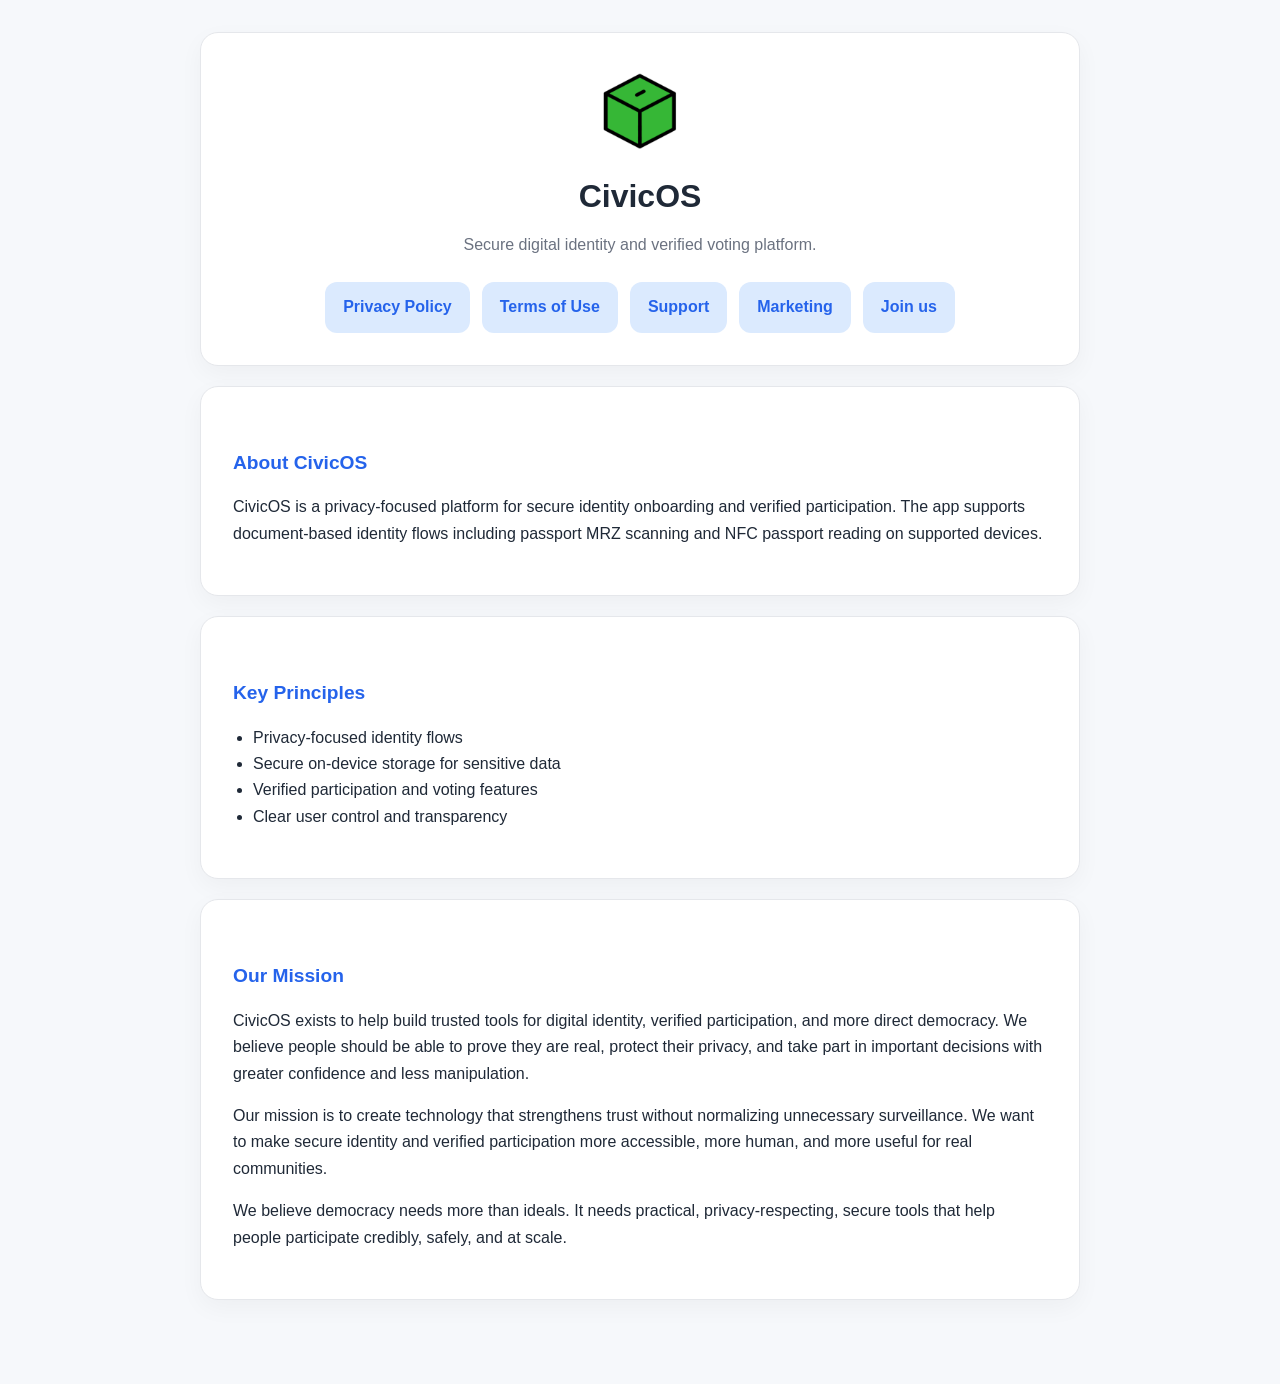
<file: iland-site/index.html>
<!DOCTYPE html>
<html lang="en">
  <head>
    <meta charset="UTF-8" />
    <meta name="viewport" content="width=device-width, initial-scale=1.0" />
    <title>CivicOS</title>
    <link rel="icon" type="image/png" href="assets/favicon.png" />
    <link rel="stylesheet" href="styles.css" />
  </head>
  <body>
    <main class="container">
      <section class="card hero">
        <img class="site-logo" src="assets/iland-logo.png" alt="CivicOS logo" />
        <h1>CivicOS</h1>
        <p class="subtitle">
          Secure digital identity and verified voting platform.
        </p>

        <nav class="nav-links">
          <a class="button secondary" href="privacy.html">Privacy Policy</a>
          <a class="button secondary" href="terms.html">Terms of Use</a>
          <a class="button secondary" href="support.html">Support</a>
          <a class="button secondary" href="marketing.html">Marketing</a>
          <a class="button secondary" href="join.html">Join us</a>
        </nav>
      </section>

      <section class="card">
        <h2>About CivicOS</h2>
        <p>
          CivicOS is a privacy-focused platform for secure identity onboarding and
          verified participation. The app supports document-based identity flows
          including passport MRZ scanning and NFC passport reading on supported devices.
        </p>
      </section>

      <section class="card">
        <h2>Key Principles</h2>
        <ul>
          <li>Privacy-focused identity flows</li>
          <li>Secure on-device storage for sensitive data</li>
          <li>Verified participation and voting features</li>
          <li>Clear user control and transparency</li>
        </ul>
      </section>

      <section class="card">
        <h2>Our Mission</h2>
        <p>
          CivicOS exists to help build trusted tools for digital identity, verified participation,
          and more direct democracy. We believe people should be able to prove they are real,
          protect their privacy, and take part in important decisions with greater confidence
          and less manipulation.
        </p>
        <p>
          Our mission is to create technology that strengthens trust without normalizing
          unnecessary surveillance. We want to make secure identity and verified participation
          more accessible, more human, and more useful for real communities.
        </p>
        <p>
          We believe democracy needs more than ideals. It needs practical, privacy-respecting,
          secure tools that help people participate credibly, safely, and at scale.
        </p>
      </section>
    </main>
  </body>
</html>
</file>
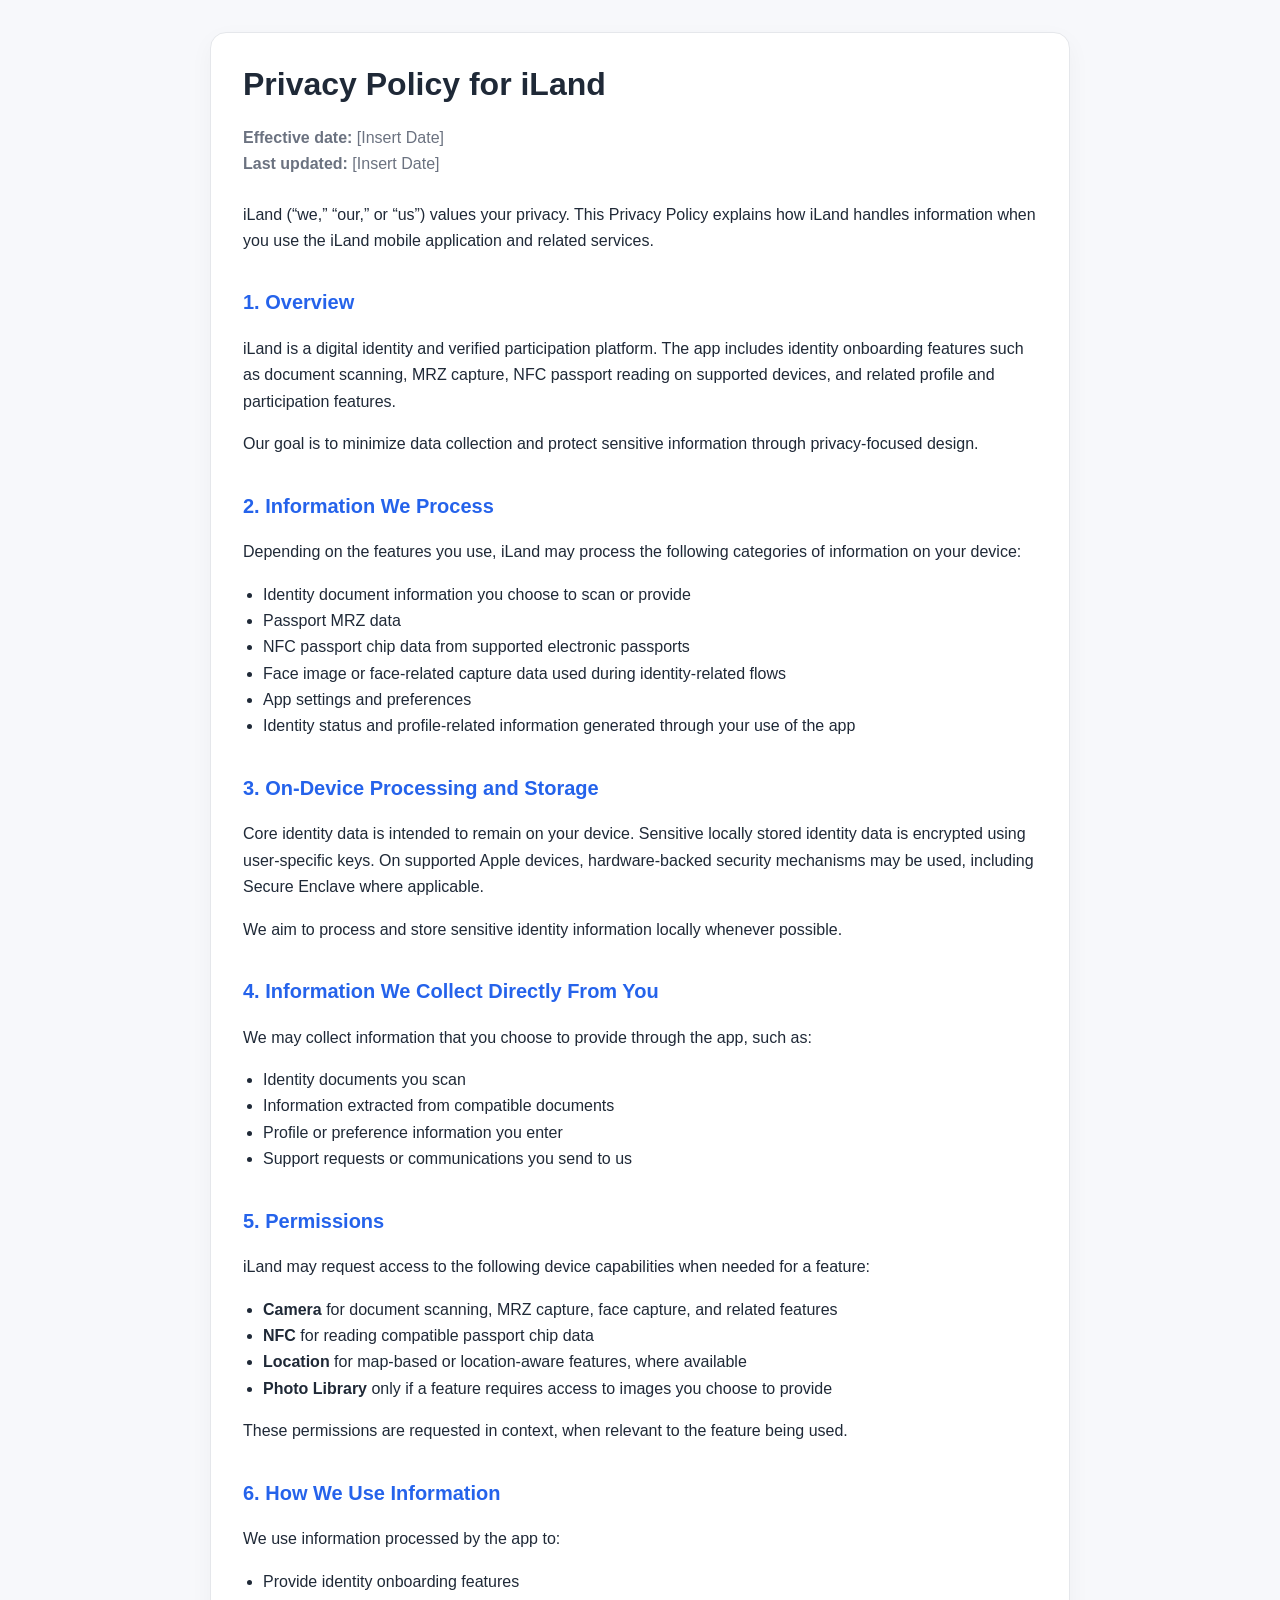
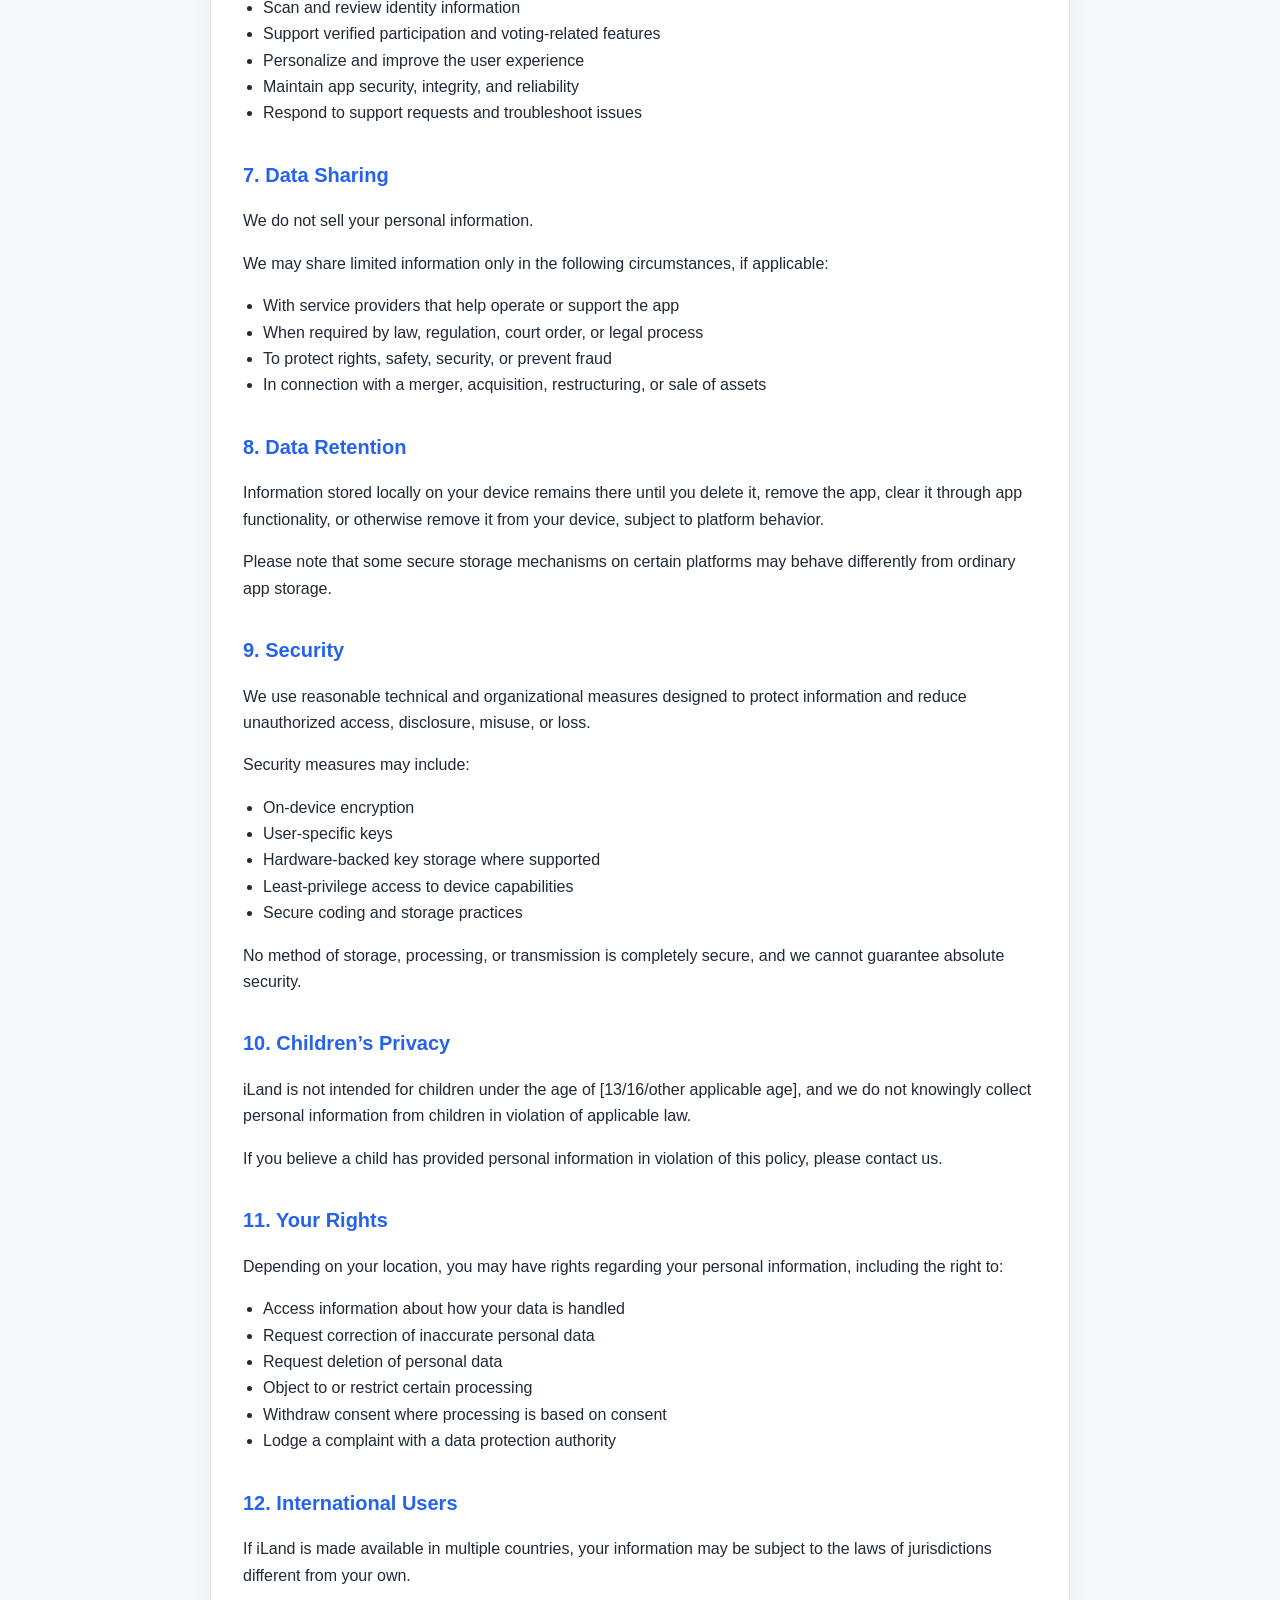
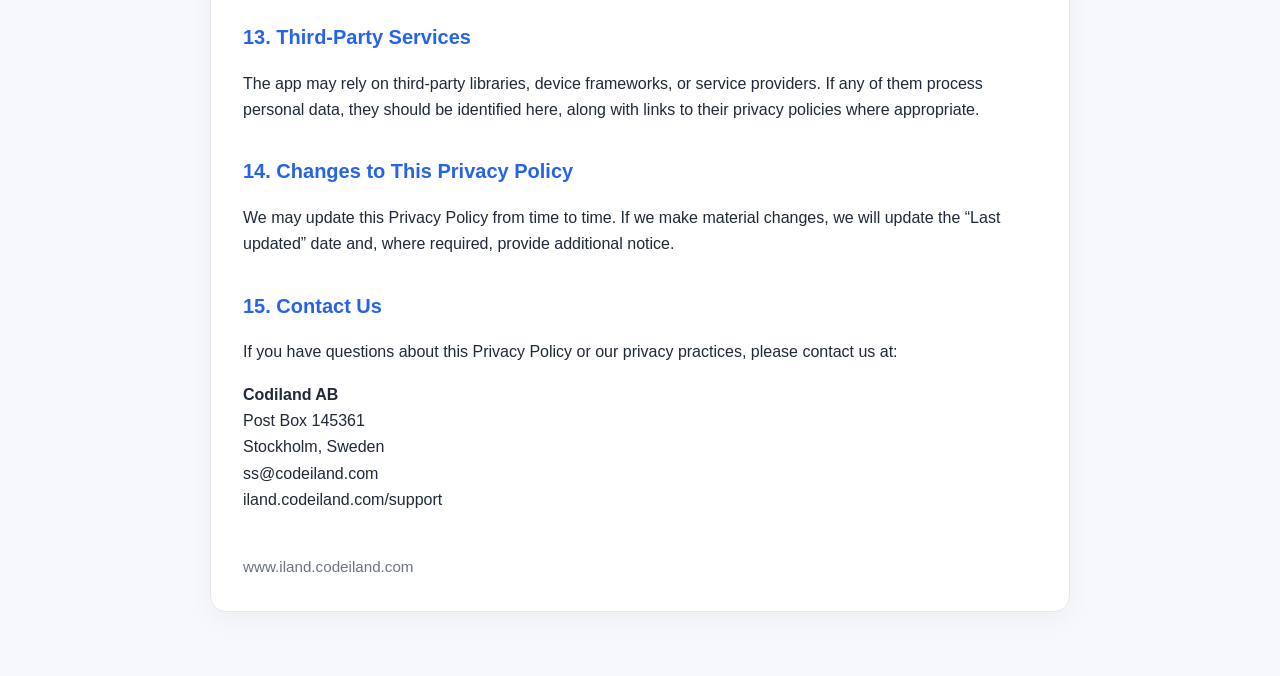
<file: iland-privcy-policy.html>
<!DOCTYPE html>
<html lang="en">
<head>
  <meta charset="UTF-8" />
  <meta name="viewport" content="width=device-width, initial-scale=1.0" />
  <title>Privacy Policy - iLand</title>
  <style>
    :root {
      --bg: #f7f8fb;
      --card: #ffffff;
      --text: #1f2937;
      --muted: #6b7280;
      --accent: #2563eb;
      --border: #e5e7eb;
    }

    * {
      box-sizing: border-box;
    }

    body {
      margin: 0;
      font-family: -apple-system, BlinkMacSystemFont, "Segoe UI", Roboto, Helvetica, Arial, sans-serif;
      background: var(--bg);
      color: var(--text);
      line-height: 1.65;
    }

    .container {
      max-width: 900px;
      margin: 0 auto;
      padding: 32px 20px 64px;
    }

    .card {
      background: var(--card);
      border: 1px solid var(--border);
      border-radius: 16px;
      padding: 32px;
      box-shadow: 0 8px 24px rgba(0, 0, 0, 0.04);
    }

    h1 {
      margin-top: 0;
      font-size: 2rem;
      line-height: 1.2;
    }

    h2 {
      margin-top: 32px;
      font-size: 1.25rem;
      color: var(--accent);
    }

    p, li {
      font-size: 1rem;
    }

    .meta {
      color: var(--muted);
      margin-bottom: 24px;
    }

    ul {
      padding-left: 20px;
    }

    a {
      color: var(--accent);
      text-decoration: none;
    }

    a:hover {
      text-decoration: underline;
    }

    .footer {
      margin-top: 40px;
      font-size: 0.95rem;
      color: var(--muted);
    }

    @media (max-width: 640px) {
      .card {
        padding: 24px 18px;
      }

      h1 {
        font-size: 1.7rem;
      }
    }
  </style>
</head>
<body>
  <div class="container">
    <div class="card">
      <h1>Privacy Policy for iLand</h1>
      <p class="meta">
        <strong>Effective date:</strong> [Insert Date]<br />
        <strong>Last updated:</strong> [Insert Date]
      </p>

      <p>
        iLand (“we,” “our,” or “us”) values your privacy. This Privacy Policy
        explains how iLand handles information when you use the iLand mobile
        application and related services.
      </p>

      <h2>1. Overview</h2>
      <p>
        iLand is a digital identity and verified participation platform. The app
        includes identity onboarding features such as document scanning, MRZ
        capture, NFC passport reading on supported devices, and related profile
        and participation features.
      </p>
      <p>
        Our goal is to minimize data collection and protect sensitive information
        through privacy-focused design.
      </p>

      <h2>2. Information We Process</h2>
      <p>Depending on the features you use, iLand may process the following categories of information on your device:</p>
      <ul>
        <li>Identity document information you choose to scan or provide</li>
        <li>Passport MRZ data</li>
        <li>NFC passport chip data from supported electronic passports</li>
        <li>Face image or face-related capture data used during identity-related flows</li>
        <li>App settings and preferences</li>
        <li>Identity status and profile-related information generated through your use of the app</li>
      </ul>

      <h2>3. On-Device Processing and Storage</h2>
      <p>
        Core identity data is intended to remain on your device. Sensitive locally
        stored identity data is encrypted using user-specific keys. On supported
        Apple devices, hardware-backed security mechanisms may be used, including
        Secure Enclave where applicable.
      </p>
      <p>
        We aim to process and store sensitive identity information locally whenever
        possible.
      </p>

      <h2>4. Information We Collect Directly From You</h2>
      <p>We may collect information that you choose to provide through the app, such as:</p>
      <ul>
        <li>Identity documents you scan</li>
        <li>Information extracted from compatible documents</li>
        <li>Profile or preference information you enter</li>
        <li>Support requests or communications you send to us</li>
      </ul>

      <h2>5. Permissions</h2>
      <p>iLand may request access to the following device capabilities when needed for a feature:</p>
      <ul>
        <li><strong>Camera</strong> for document scanning, MRZ capture, face capture, and related features</li>
        <li><strong>NFC</strong> for reading compatible passport chip data</li>
        <li><strong>Location</strong> for map-based or location-aware features, where available</li>
        <li><strong>Photo Library</strong> only if a feature requires access to images you choose to provide</li>
      </ul>
      <p>These permissions are requested in context, when relevant to the feature being used.</p>

      <h2>6. How We Use Information</h2>
      <p>We use information processed by the app to:</p>
      <ul>
        <li>Provide identity onboarding features</li>
        <li>Scan and review identity information</li>
        <li>Support verified participation and voting-related features</li>
        <li>Personalize and improve the user experience</li>
        <li>Maintain app security, integrity, and reliability</li>
        <li>Respond to support requests and troubleshoot issues</li>
      </ul>

      <h2>7. Data Sharing</h2>
      <p>We do not sell your personal information.</p>
      <p>We may share limited information only in the following circumstances, if applicable:</p>
      <ul>
        <li>With service providers that help operate or support the app</li>
        <li>When required by law, regulation, court order, or legal process</li>
        <li>To protect rights, safety, security, or prevent fraud</li>
        <li>In connection with a merger, acquisition, restructuring, or sale of assets</li>
      </ul>

      <h2>8. Data Retention</h2>
      <p>
        Information stored locally on your device remains there until you delete it,
        remove the app, clear it through app functionality, or otherwise remove it
        from your device, subject to platform behavior.
      </p>
      <p>
        Please note that some secure storage mechanisms on certain platforms may
        behave differently from ordinary app storage.
      </p>

      <h2>9. Security</h2>
      <p>
        We use reasonable technical and organizational measures designed to protect
        information and reduce unauthorized access, disclosure, misuse, or loss.
      </p>
      <p>Security measures may include:</p>
      <ul>
        <li>On-device encryption</li>
        <li>User-specific keys</li>
        <li>Hardware-backed key storage where supported</li>
        <li>Least-privilege access to device capabilities</li>
        <li>Secure coding and storage practices</li>
      </ul>
      <p>
        No method of storage, processing, or transmission is completely secure, and
        we cannot guarantee absolute security.
      </p>

      <h2>10. Children’s Privacy</h2>
      <p>
        iLand is not intended for children under the age of [13/16/other applicable age],
        and we do not knowingly collect personal information from children in violation
        of applicable law.
      </p>
      <p>
        If you believe a child has provided personal information in violation of this
        policy, please contact us.
      </p>

      <h2>11. Your Rights</h2>
      <p>Depending on your location, you may have rights regarding your personal information, including the right to:</p>
      <ul>
        <li>Access information about how your data is handled</li>
        <li>Request correction of inaccurate personal data</li>
        <li>Request deletion of personal data</li>
        <li>Object to or restrict certain processing</li>
        <li>Withdraw consent where processing is based on consent</li>
        <li>Lodge a complaint with a data protection authority</li>
      </ul>

      <h2>12. International Users</h2>
      <p>
        If iLand is made available in multiple countries, your information may be
        subject to the laws of jurisdictions different from your own.
      </p>

      <h2>13. Third-Party Services</h2>
      <p>
        The app may rely on third-party libraries, device frameworks, or service
        providers. If any of them process personal data, they should be identified
        here, along with links to their privacy policies where appropriate.
      </p>

      <h2>14. Changes to This Privacy Policy</h2>
      <p>
        We may update this Privacy Policy from time to time. If we make material
        changes, we will update the “Last updated” date and, where required, provide
        additional notice.
      </p>

      <h2>15. Contact Us</h2>
      <p>
        If you have questions about this Privacy Policy or our privacy practices,
        please contact us at:
      </p>
      <p>
        <strong>Codiland AB</strong><br />
        Post Box 145361<br />
        Stockholm, Sweden<br />
        ss@codeiland.com<br />
        iland.codeiland.com/support
      </p>

      <div class="footer">
        www.iland.codeiland.com
      </div>
    </div>
  </div>
</body>
</html>
</file>
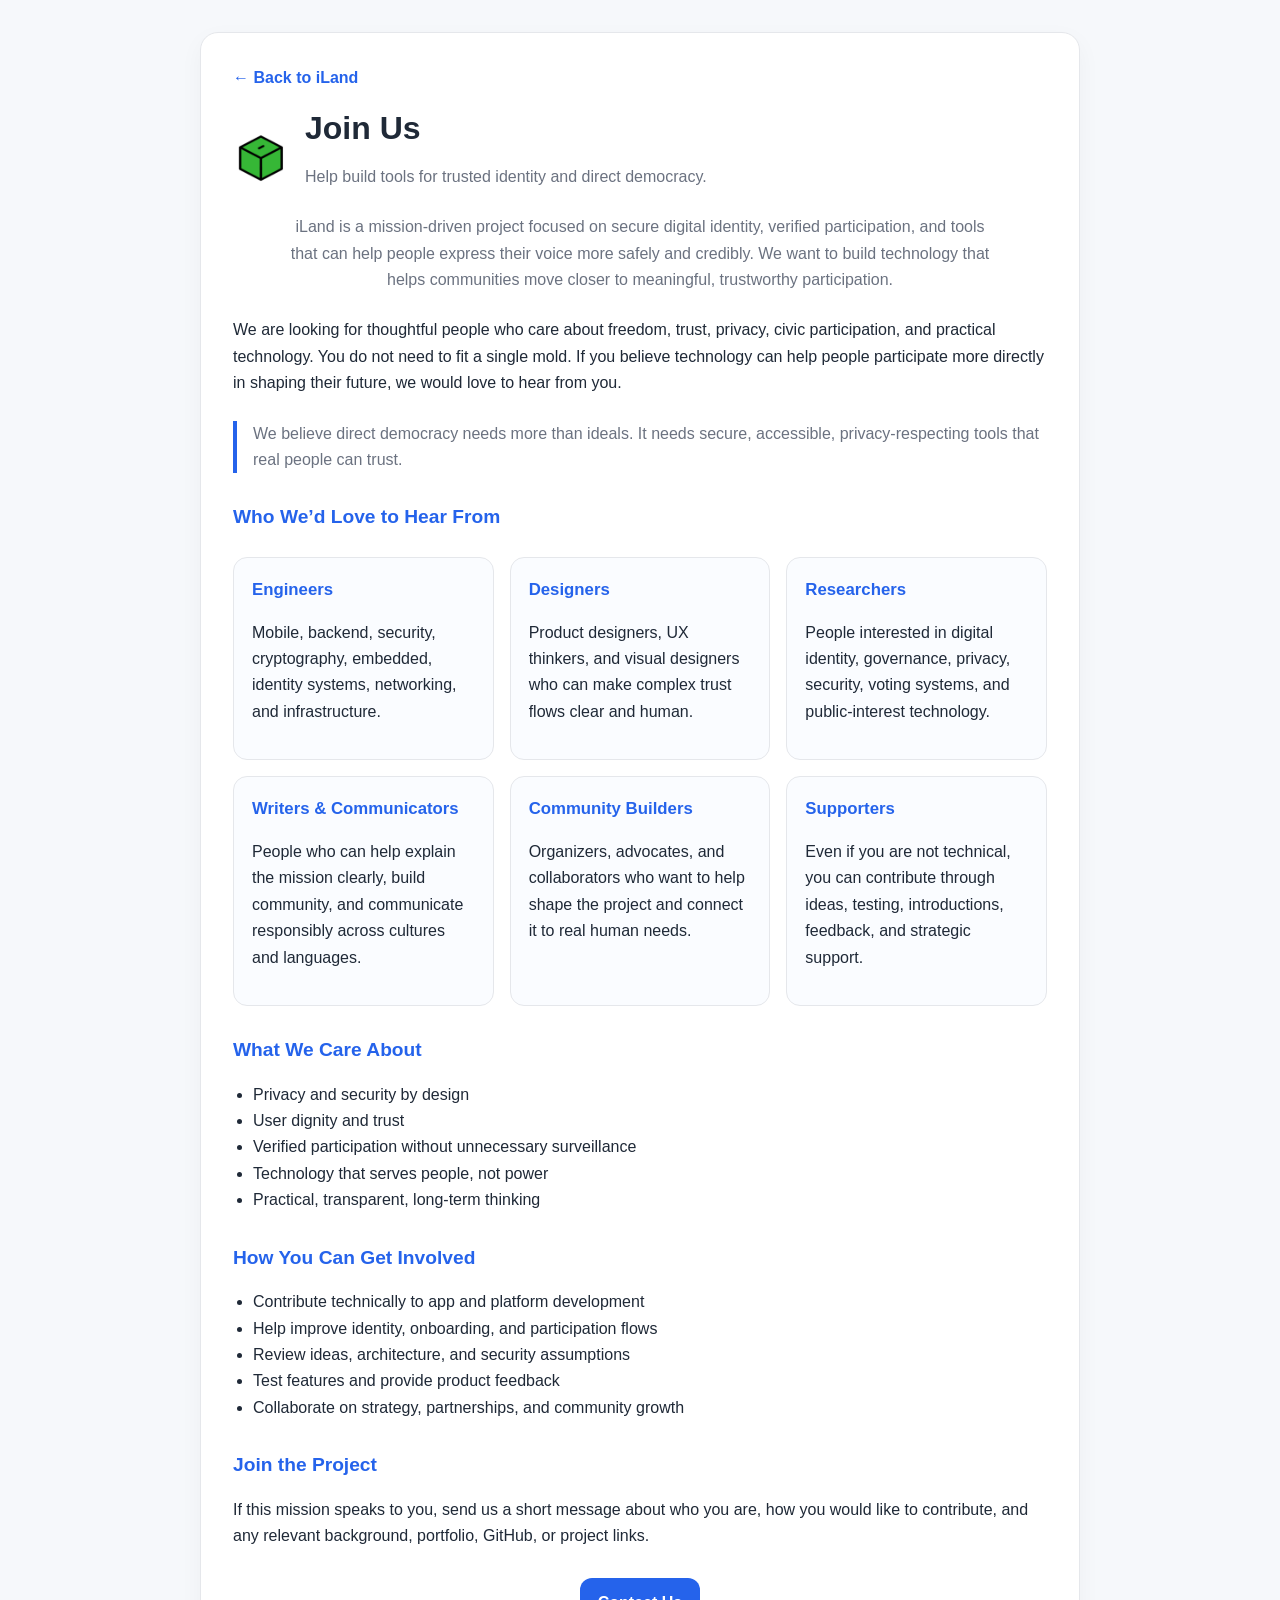
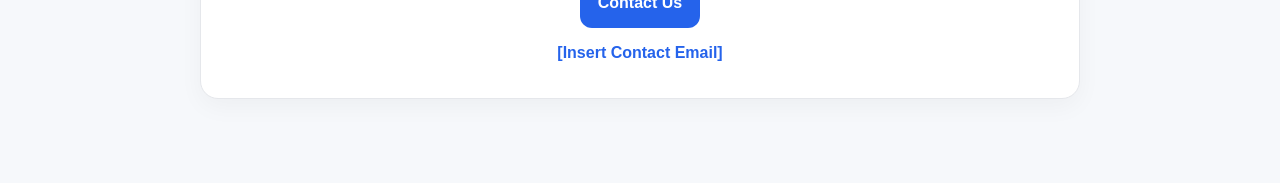
<file: iland-site/join-us.html>
<!DOCTYPE html>
<html lang="en">
  <head>
    <meta charset="UTF-8" />
    <meta name="viewport" content="width=device-width, initial-scale=1.0" />
    <title>Join Us - iLand</title>
    <link rel="icon" type="image/png" href="assets/favicon.png" />
    <link rel="stylesheet" href="styles.css" />
    <style>
      .join-hero {
        text-align: center;
      }

      .join-intro {
        max-width: 720px;
        margin: 0 auto 24px;
        color: var(--muted);
      }

      .join-grid {
        display: grid;
        grid-template-columns: repeat(auto-fit, minmax(240px, 1fr));
        gap: 16px;
        margin-top: 24px;
      }

      .join-box {
        border: 1px solid var(--border);
        border-radius: 14px;
        padding: 18px;
        background: #fafcff;
      }

      .join-box h3 {
        margin-top: 0;
        margin-bottom: 10px;
        color: var(--accent);
        font-size: 1.05rem;
      }

      .join-cta {
        margin-top: 28px;
        text-align: center;
      }

      .join-email {
        display: inline-block;
        margin-top: 12px;
        font-weight: 600;
        color: var(--accent);
        text-decoration: none;
      }

      .join-email:hover {
        text-decoration: underline;
      }

      .quote {
        border-left: 4px solid var(--accent);
        padding-left: 16px;
        color: var(--muted);
        margin: 24px 0;
      }
    </style>
  </head>
  <body>
    <main class="container">
      <article class="card">
        <a class="back-link" href="index.html">← Back to iLand</a>

        <div class="page-header">
          <img class="page-logo" src="assets/iland-logo.png" alt="iLand logo" />
          <div>
            <h1>Join Us</h1>
            <p class="meta">Help build tools for trusted identity and direct democracy.</p>
          </div>
        </div>

        <section class="join-hero">
          <p class="join-intro">
            iLand is a mission-driven project focused on secure digital identity,
            verified participation, and tools that can help people express their
            voice more safely and credibly. We want to build technology that helps
            communities move closer to meaningful, trustworthy participation.
          </p>
        </section>

        <p>
          We are looking for thoughtful people who care about freedom, trust,
          privacy, civic participation, and practical technology. You do not need
          to fit a single mold. If you believe technology can help people
          participate more directly in shaping their future, we would love to hear from you.
        </p>

        <div class="quote">
          <p>
            We believe direct democracy needs more than ideals. It needs secure,
            accessible, privacy-respecting tools that real people can trust.
          </p>
        </div>

        <h2>Who We’d Love to Hear From</h2>
        <div class="join-grid">
          <div class="join-box">
            <h3>Engineers</h3>
            <p>
              Mobile, backend, security, cryptography, embedded, identity systems,
              networking, and infrastructure.
            </p>
          </div>

          <div class="join-box">
            <h3>Designers</h3>
            <p>
              Product designers, UX thinkers, and visual designers who can make
              complex trust flows clear and human.
            </p>
          </div>

          <div class="join-box">
            <h3>Researchers</h3>
            <p>
              People interested in digital identity, governance, privacy,
              security, voting systems, and public-interest technology.
            </p>
          </div>

          <div class="join-box">
            <h3>Writers & Communicators</h3>
            <p>
              People who can help explain the mission clearly, build community,
              and communicate responsibly across cultures and languages.
            </p>
          </div>

          <div class="join-box">
            <h3>Community Builders</h3>
            <p>
              Organizers, advocates, and collaborators who want to help shape the
              project and connect it to real human needs.
            </p>
          </div>

          <div class="join-box">
            <h3>Supporters</h3>
            <p>
              Even if you are not technical, you can contribute through ideas,
              testing, introductions, feedback, and strategic support.
            </p>
          </div>
        </div>

        <h2>What We Care About</h2>
        <ul>
          <li>Privacy and security by design</li>
          <li>User dignity and trust</li>
          <li>Verified participation without unnecessary surveillance</li>
          <li>Technology that serves people, not power</li>
          <li>Practical, transparent, long-term thinking</li>
        </ul>

        <h2>How You Can Get Involved</h2>
        <ul>
          <li>Contribute technically to app and platform development</li>
          <li>Help improve identity, onboarding, and participation flows</li>
          <li>Review ideas, architecture, and security assumptions</li>
          <li>Test features and provide product feedback</li>
          <li>Collaborate on strategy, partnerships, and community growth</li>
        </ul>

        <h2>Join the Project</h2>
        <p>
          If this mission speaks to you, send us a short message about who you are,
          how you would like to contribute, and any relevant background, portfolio,
          GitHub, or project links.
        </p>

        <div class="join-cta">
          <a class="button" href="mailto:[Insert Contact Email]?subject=Join%20iLand">
            Contact Us
          </a>
          <br />
          <a class="join-email" href="mailto:[Insert Contact Email]">[Insert Contact Email]</a>
        </div>
      </article>
    </main>
  </body>
</html>
</file>
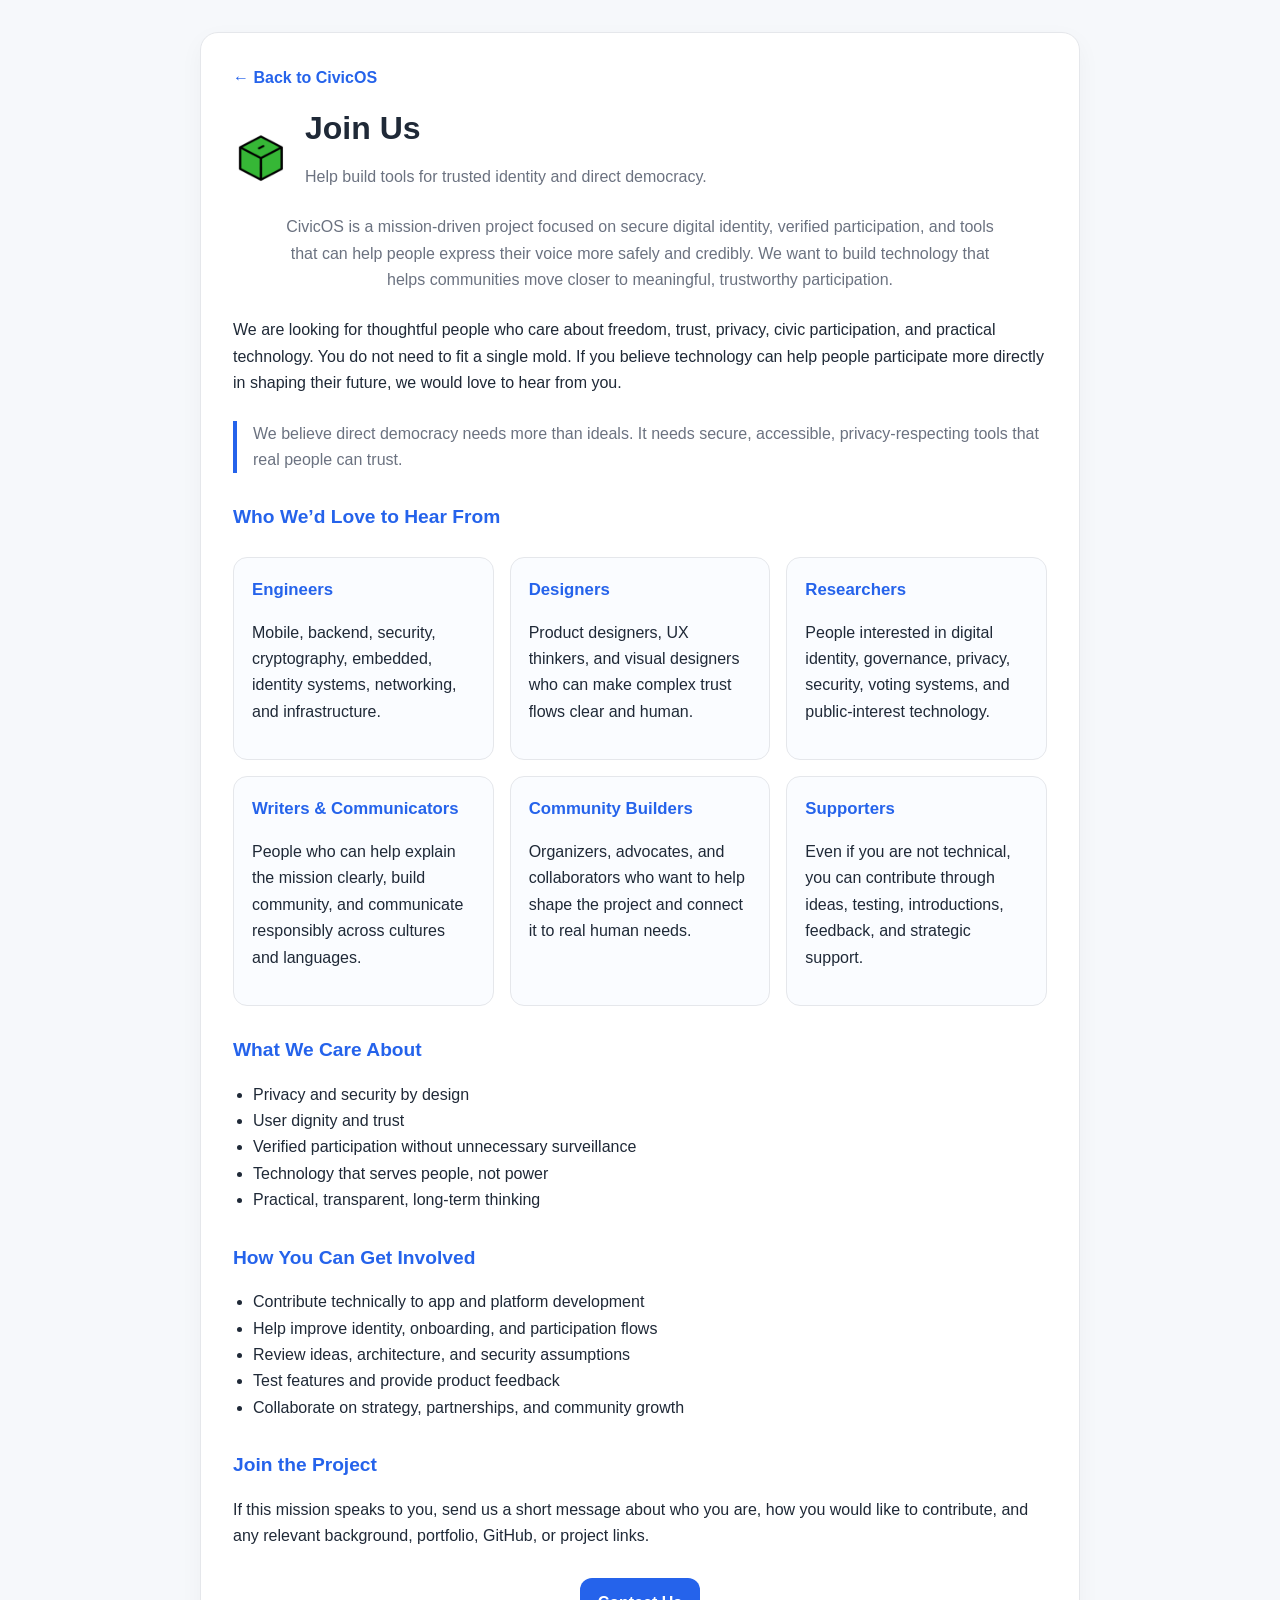
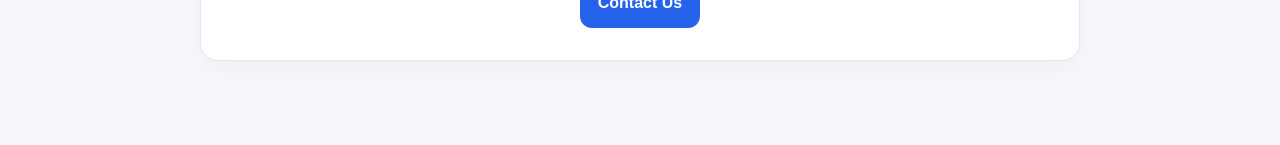
<file: iland-site/join.html>
<!DOCTYPE html>
<html lang="en">
  <head>
    <meta charset="UTF-8" />
    <meta name="viewport" content="width=device-width, initial-scale=1.0" />
    <title>Join Us - CivicOS</title>
    <link rel="icon" type="image/png" href="assets/favicon.png" />
    <link rel="stylesheet" href="styles.css" />
    <style>
      .join-hero {
        text-align: center;
      }

      .join-intro {
        max-width: 720px;
        margin: 0 auto 24px;
        color: var(--muted);
      }

      .join-grid {
        display: grid;
        grid-template-columns: repeat(auto-fit, minmax(240px, 1fr));
        gap: 16px;
        margin-top: 24px;
      }

      .join-box {
        border: 1px solid var(--border);
        border-radius: 14px;
        padding: 18px;
        background: #fafcff;
      }

      .join-box h3 {
        margin-top: 0;
        margin-bottom: 10px;
        color: var(--accent);
        font-size: 1.05rem;
      }

      .join-cta {
        margin-top: 28px;
        text-align: center;
      }

      .join-email {
        display: inline-block;
        margin-top: 12px;
        font-weight: 600;
        color: var(--accent);
        text-decoration: none;
      }

      .join-email:hover {
        text-decoration: underline;
      }

      .quote {
        border-left: 4px solid var(--accent);
        padding-left: 16px;
        color: var(--muted);
        margin: 24px 0;
      }
    </style>
  </head>
  <body>
    <main class="container">
      <article class="card">
        <a class="back-link" href="index.html">← Back to CivicOS</a>

        <div class="page-header">
          <img class="page-logo" src="assets/iland-logo.png" alt="CivicOS logo" />
          <div>
            <h1>Join Us</h1>
            <p class="meta">Help build tools for trusted identity and direct democracy.</p>
          </div>
        </div>

        <section class="join-hero">
          <p class="join-intro">
            CivicOS is a mission-driven project focused on secure digital identity,
            verified participation, and tools that can help people express their
            voice more safely and credibly. We want to build technology that helps
            communities move closer to meaningful, trustworthy participation.
          </p>
        </section>

        <p>
          We are looking for thoughtful people who care about freedom, trust,
          privacy, civic participation, and practical technology. You do not need
          to fit a single mold. If you believe technology can help people
          participate more directly in shaping their future, we would love to hear from you.
        </p>

        <div class="quote">
          <p>
            We believe direct democracy needs more than ideals. It needs secure,
            accessible, privacy-respecting tools that real people can trust.
          </p>
        </div>

        <h2>Who We’d Love to Hear From</h2>
        <div class="join-grid">
          <div class="join-box">
            <h3>Engineers</h3>
            <p>
              Mobile, backend, security, cryptography, embedded, identity systems,
              networking, and infrastructure.
            </p>
          </div>

          <div class="join-box">
            <h3>Designers</h3>
            <p>
              Product designers, UX thinkers, and visual designers who can make
              complex trust flows clear and human.
            </p>
          </div>

          <div class="join-box">
            <h3>Researchers</h3>
            <p>
              People interested in digital identity, governance, privacy,
              security, voting systems, and public-interest technology.
            </p>
          </div>

          <div class="join-box">
            <h3>Writers & Communicators</h3>
            <p>
              People who can help explain the mission clearly, build community,
              and communicate responsibly across cultures and languages.
            </p>
          </div>

          <div class="join-box">
            <h3>Community Builders</h3>
            <p>
              Organizers, advocates, and collaborators who want to help shape the
              project and connect it to real human needs.
            </p>
          </div>

          <div class="join-box">
            <h3>Supporters</h3>
            <p>
              Even if you are not technical, you can contribute through ideas,
              testing, introductions, feedback, and strategic support.
            </p>
          </div>
        </div>

        <h2>What We Care About</h2>
        <ul>
          <li>Privacy and security by design</li>
          <li>User dignity and trust</li>
          <li>Verified participation without unnecessary surveillance</li>
          <li>Technology that serves people, not power</li>
          <li>Practical, transparent, long-term thinking</li>
        </ul>

        <h2>How You Can Get Involved</h2>
        <ul>
          <li>Contribute technically to app and platform development</li>
          <li>Help improve identity, onboarding, and participation flows</li>
          <li>Review ideas, architecture, and security assumptions</li>
          <li>Test features and provide product feedback</li>
          <li>Collaborate on strategy, partnerships, and community growth</li>
        </ul>

        <h2>Join the Project</h2>
        <p>
          If this mission speaks to you, send us a short message about who you are,
          how you would like to contribute, and any relevant background, portfolio,
          GitHub, or project links.
        </p>

        <div class="join-cta">
          <a class="button" href="mailto:ss@codeiland.com?subject=Join%20CivicOS">
            Contact Us
          </a>
          <br />
        </div>
      </article>
    </main>
  </body>
</html>
</file>
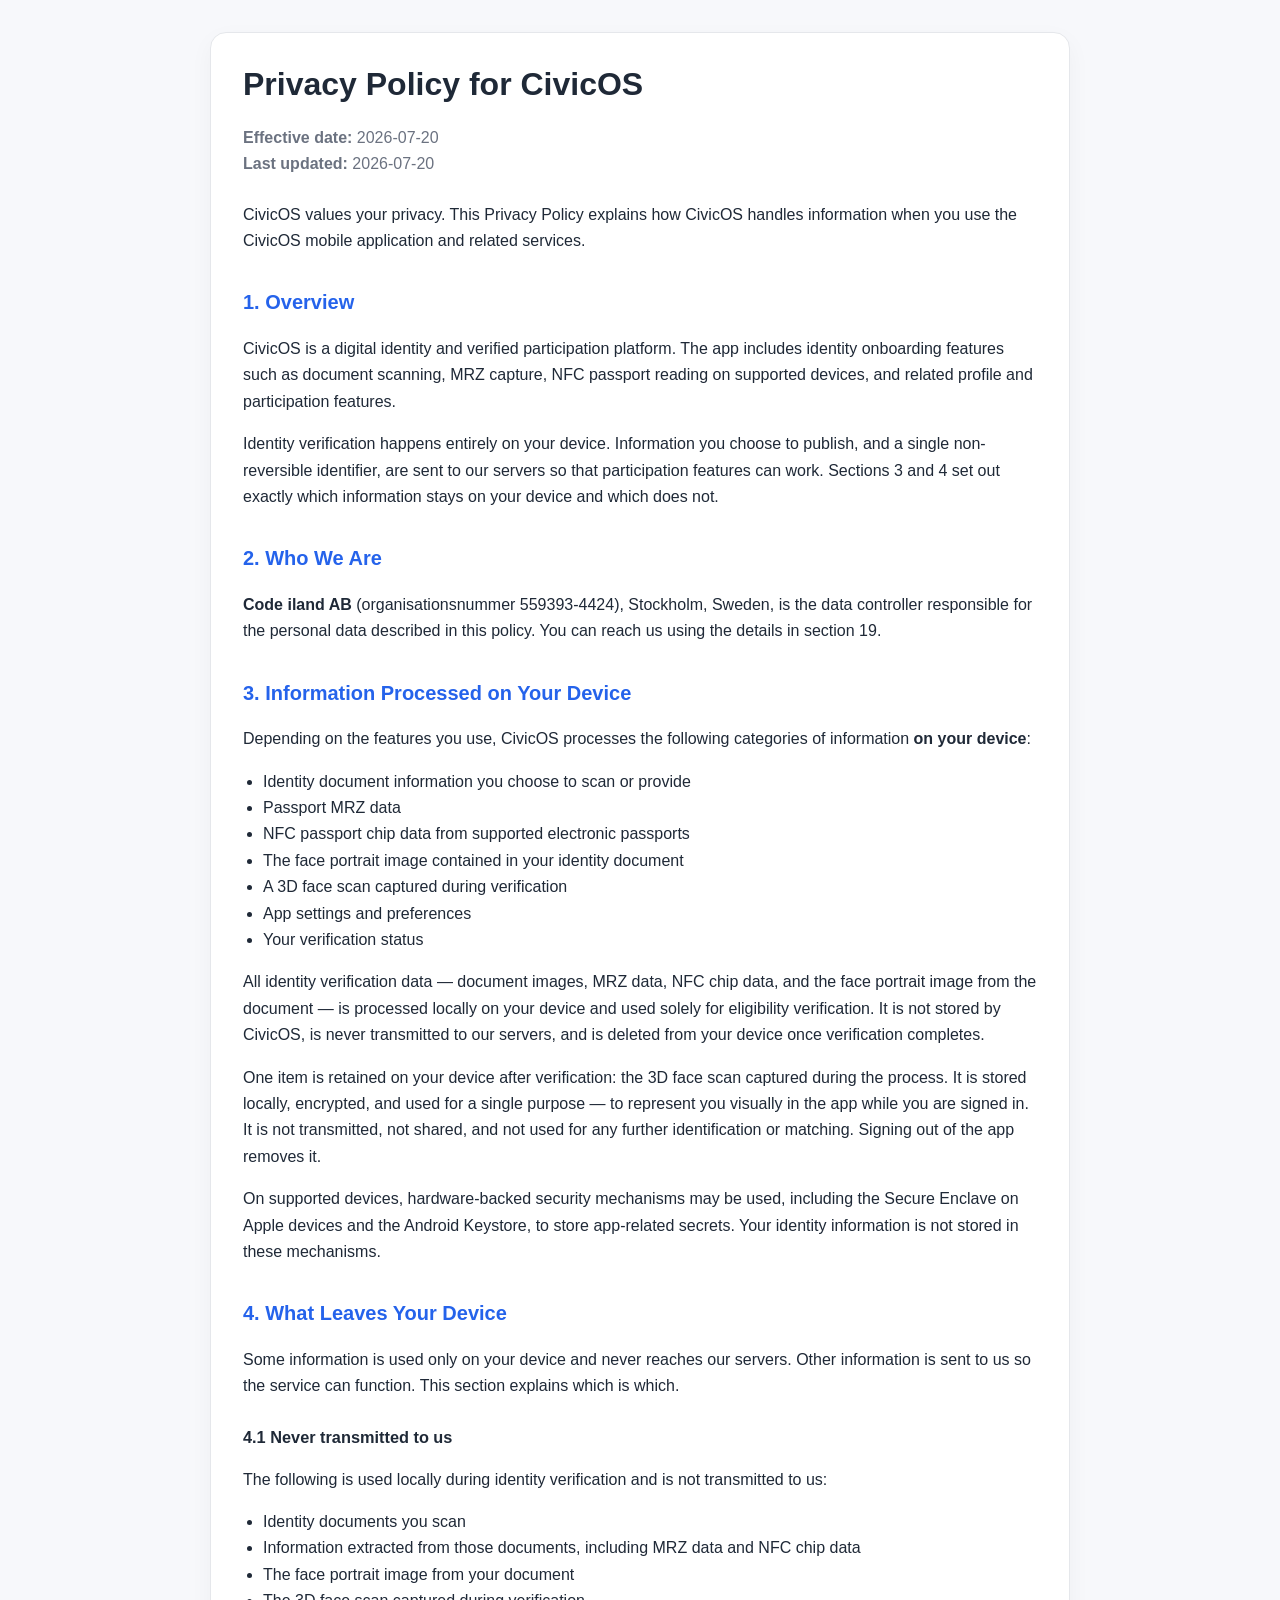
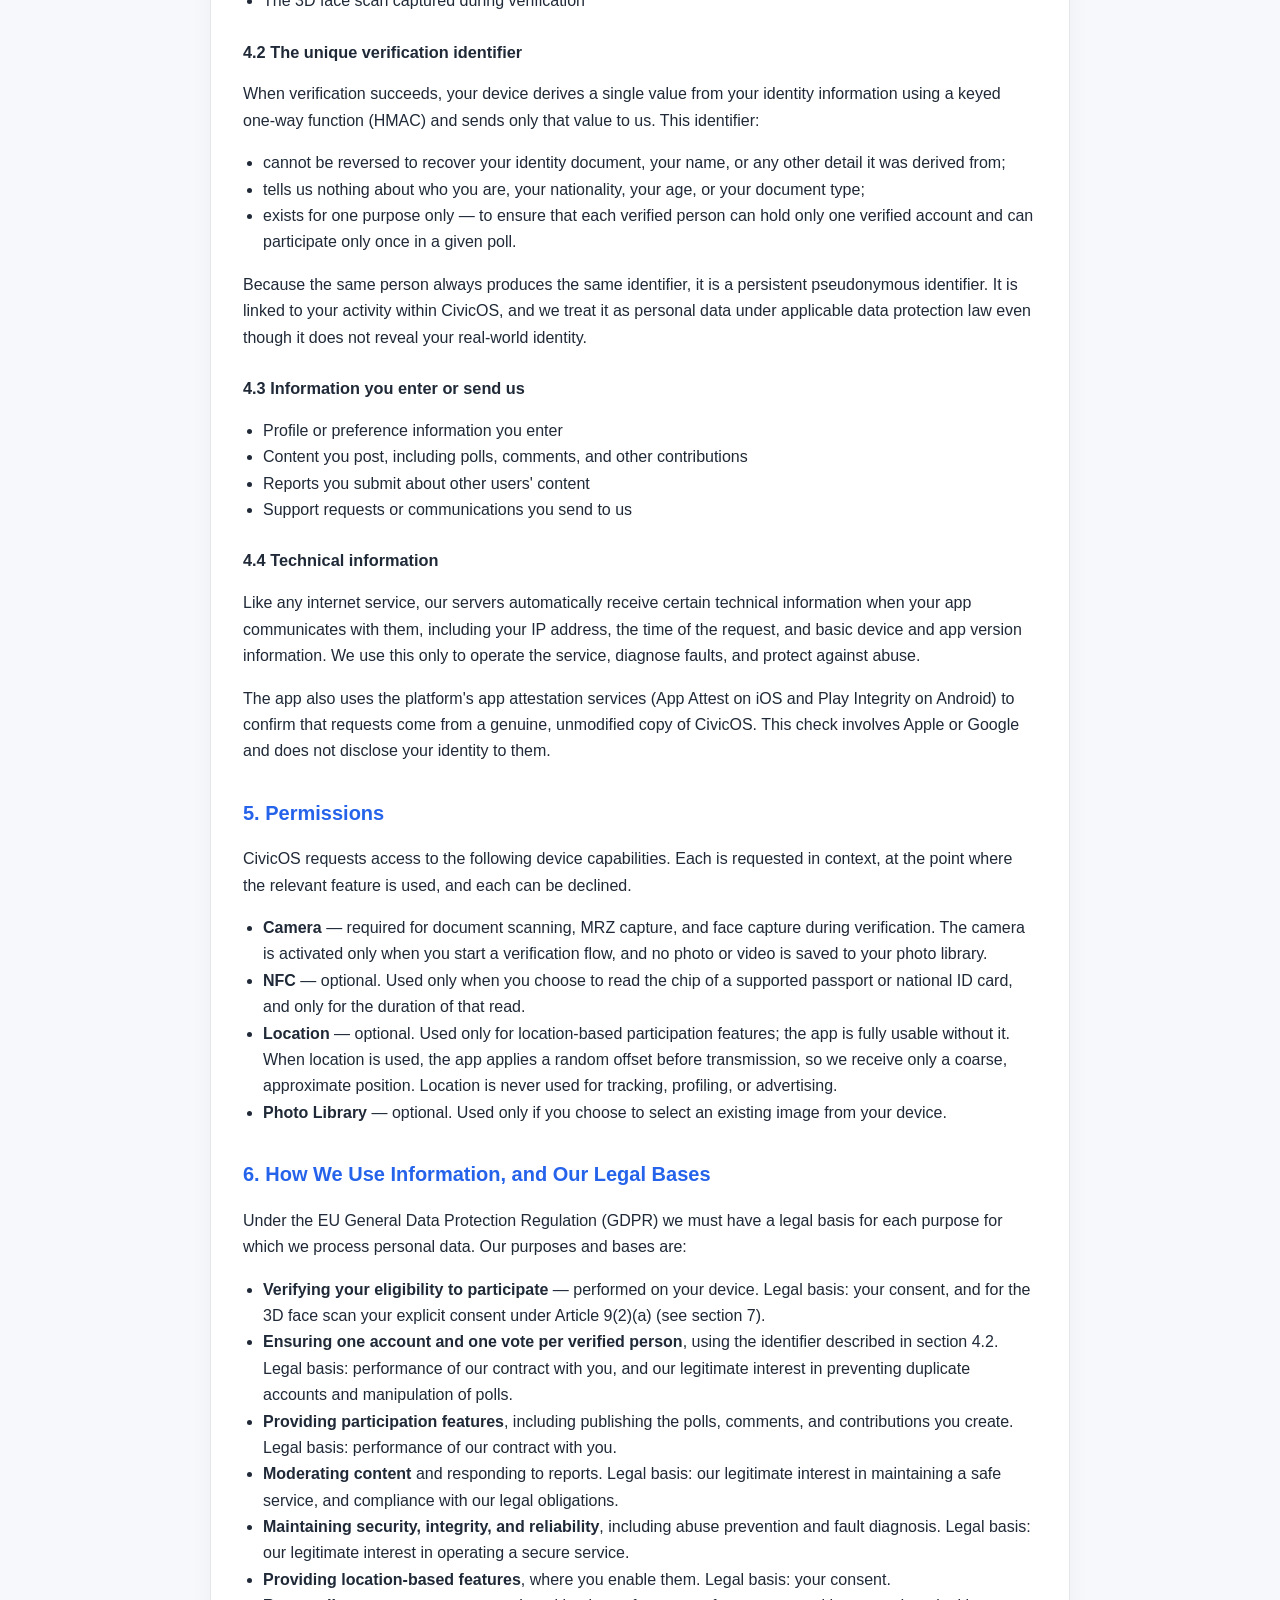
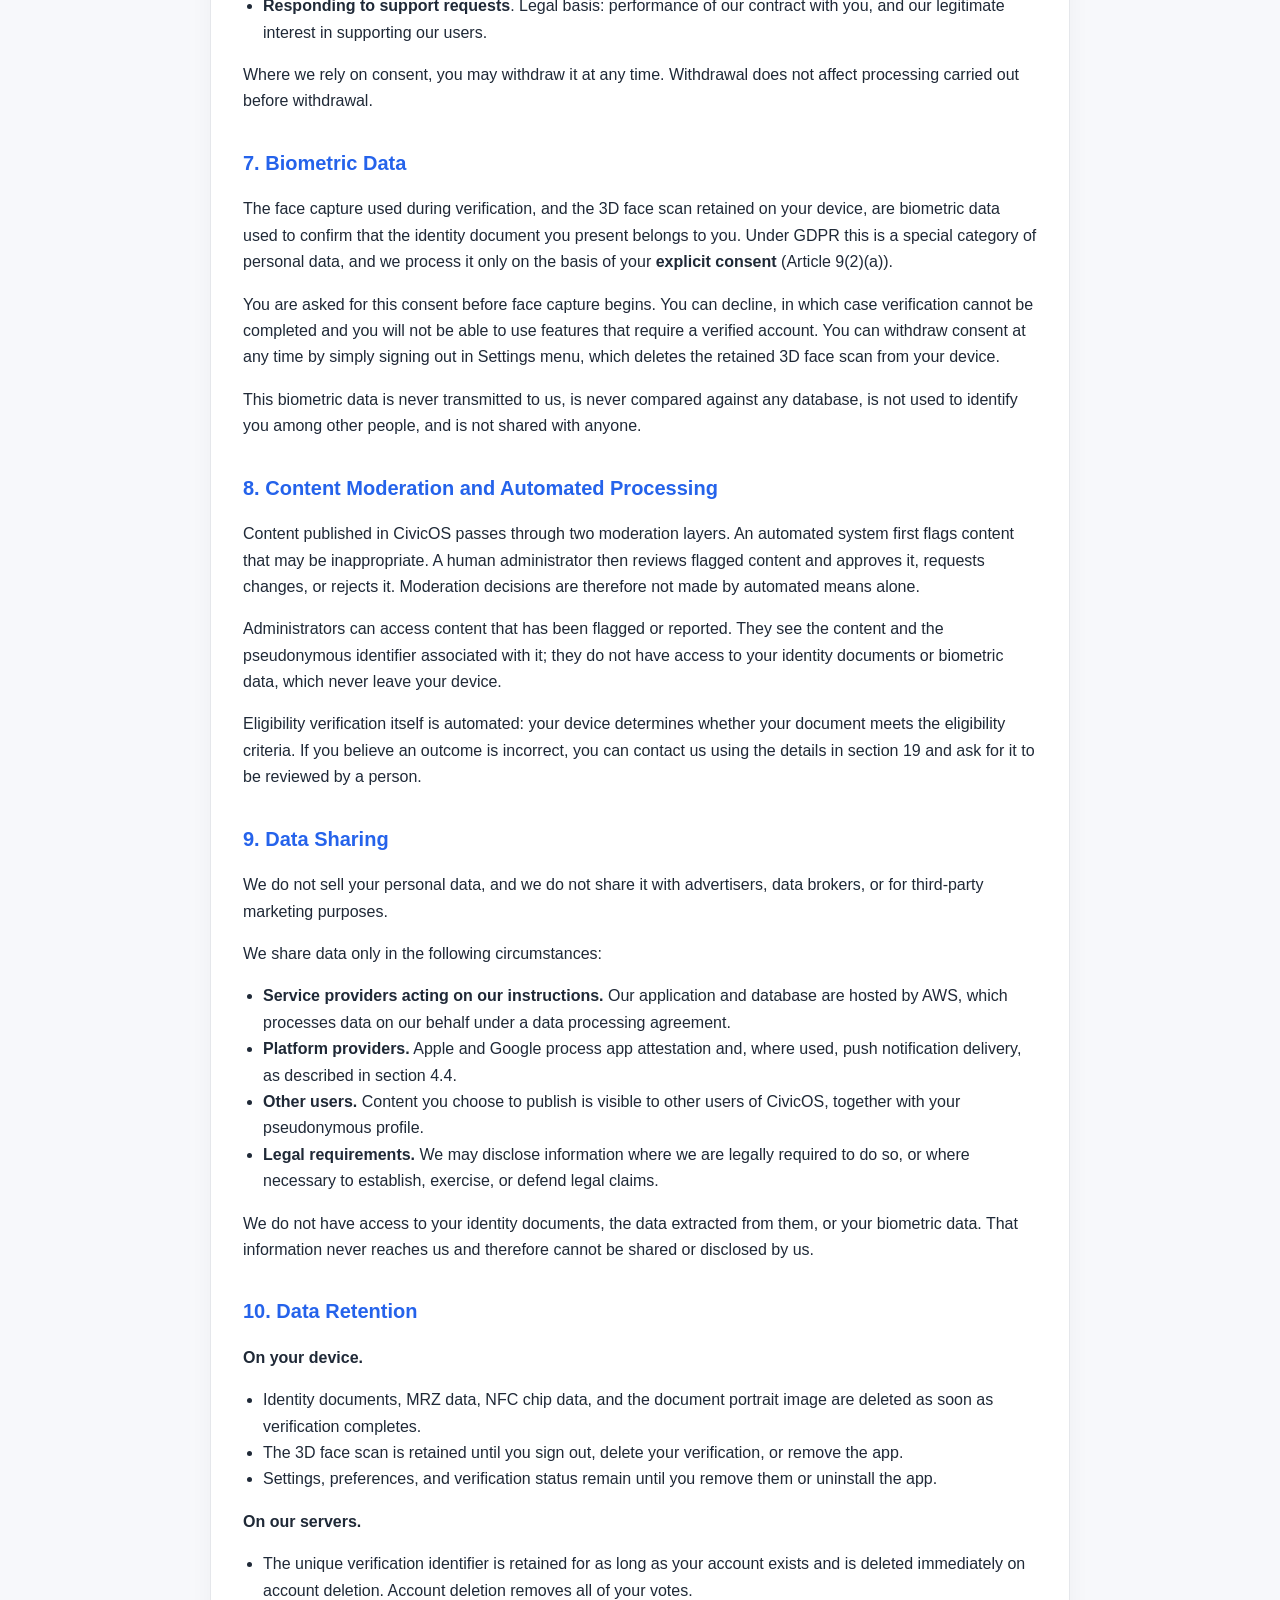
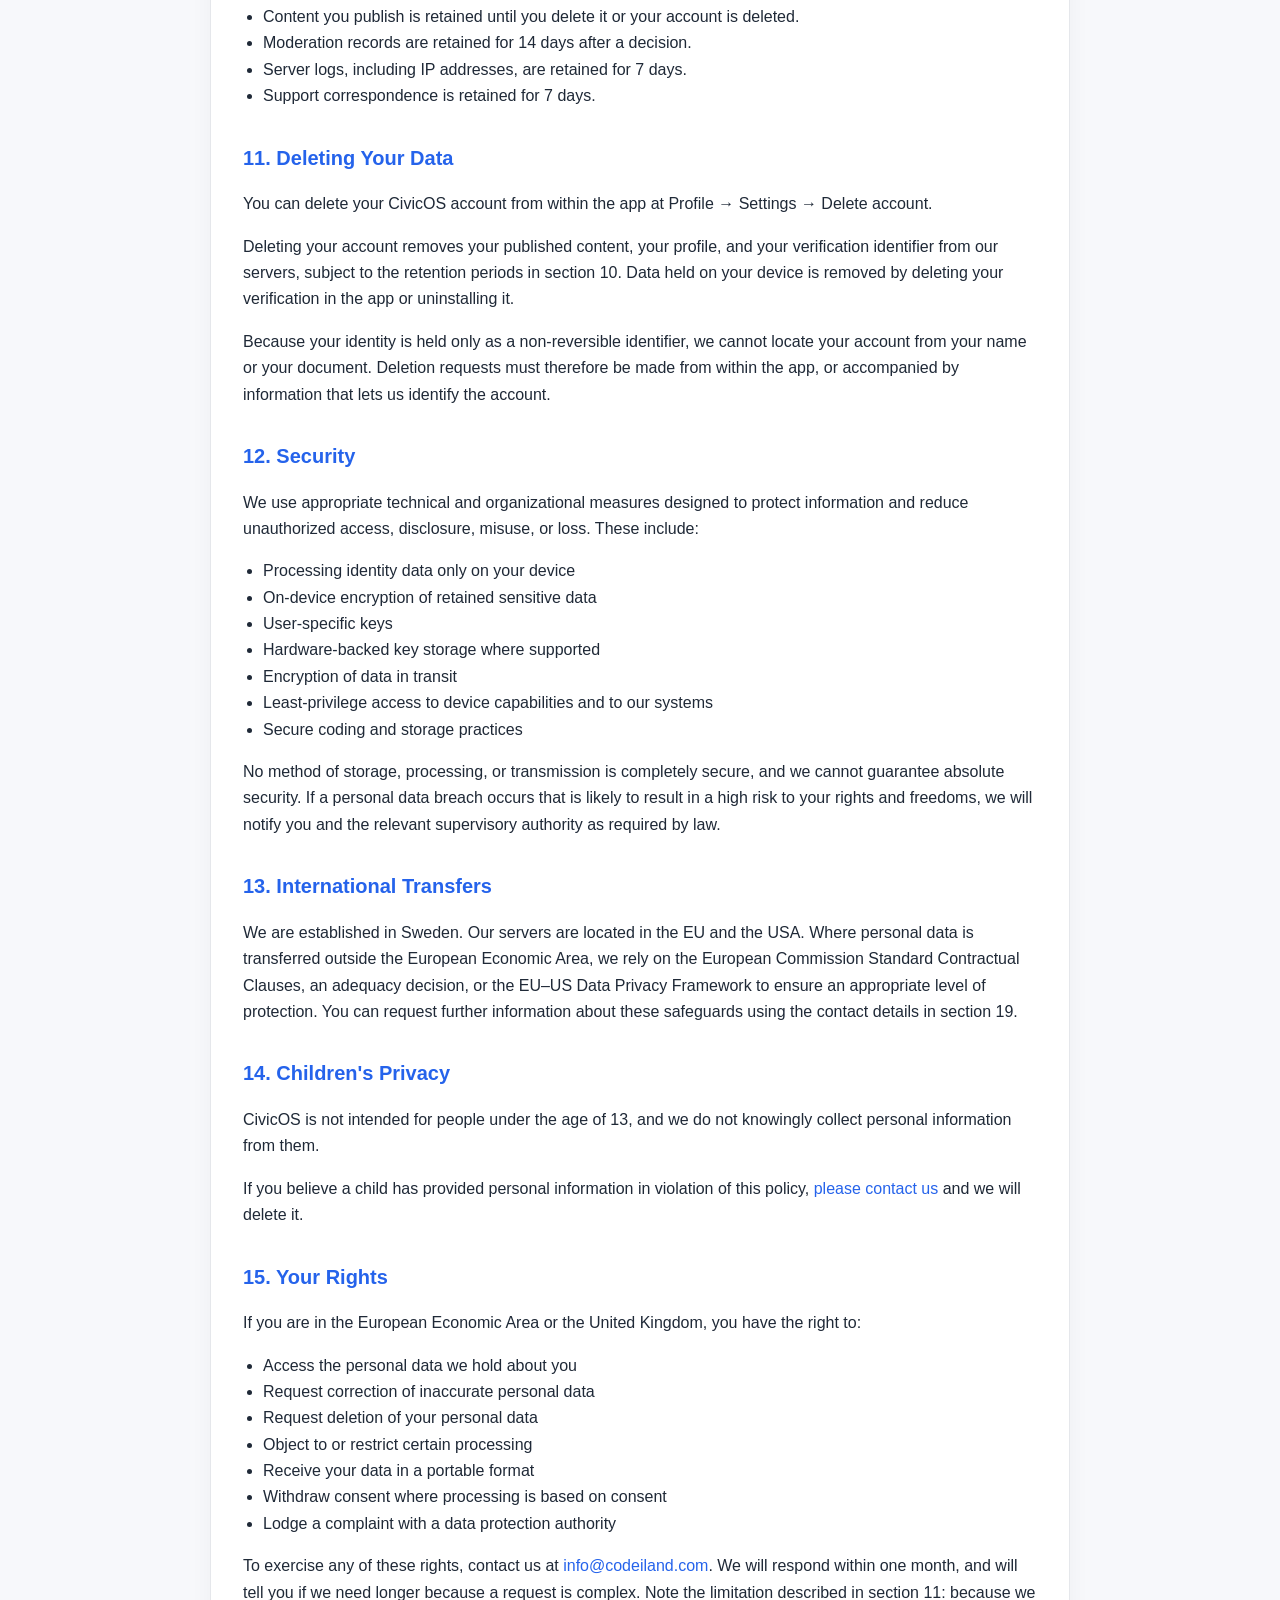
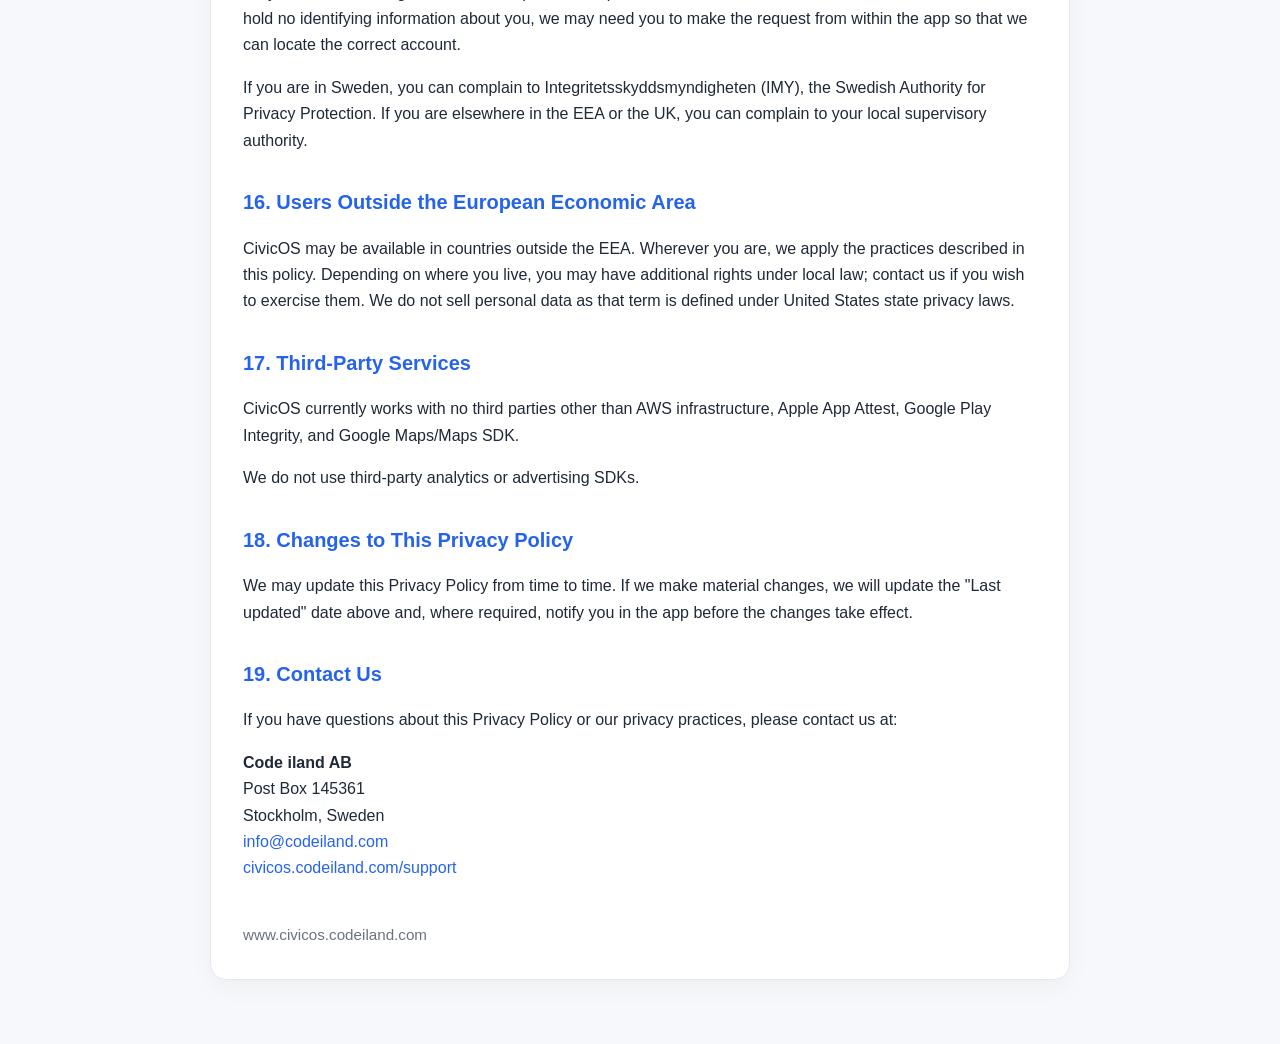
<file: iland-site/privacy.html>
<!doctype html>
<html lang="en">
  <head>
    <meta charset="UTF-8" />
    <meta name="viewport" content="width=device-width, initial-scale=1.0" />
    <title>Privacy Policy - CivicOS</title>
    <style>
      :root {
        --bg: #f7f8fb;
        --card: #ffffff;
        --text: #1f2937;
        --muted: #6b7280;
        --accent: #2563eb;
        --border: #e5e7eb;
      }

      * {
        box-sizing: border-box;
      }

      body {
        margin: 0;
        font-family:
          -apple-system, BlinkMacSystemFont, 'Segoe UI', Roboto, Helvetica, Arial, sans-serif;
        background: var(--bg);
        color: var(--text);
        line-height: 1.65;
      }

      .container {
        max-width: 900px;
        margin: 0 auto;
        padding: 32px 20px 64px;
      }

      .card {
        background: var(--card);
        border: 1px solid var(--border);
        border-radius: 16px;
        padding: 32px;
        box-shadow: 0 8px 24px rgba(0, 0, 0, 0.04);
      }

      h1 {
        margin-top: 0;
        font-size: 2rem;
        line-height: 1.2;
      }

      h2 {
        margin-top: 32px;
        font-size: 1.25rem;
        color: var(--accent);
      }

      h3 {
        margin-top: 24px;
        margin-bottom: 4px;
        font-size: 1.02rem;
        font-weight: 600;
        color: var(--text);
      }

      p,
      li {
        font-size: 1rem;
      }

      .meta {
        color: var(--muted);
        margin-bottom: 24px;
      }

      ul {
        padding-left: 20px;
      }

      a {
        color: var(--accent);
        text-decoration: none;
      }

      a:hover {
        text-decoration: underline;
      }

      /* TEMPORARY: highlights unresolved placeholders. Delete this rule,
       and every <span class="todo"> below, before publishing. */
      .todo {
        background: #fef3c7;
        border-bottom: 1px dashed #b45309;
        padding: 0 2px;
      }

      .footer {
        margin-top: 40px;
        font-size: 0.95rem;
        color: var(--muted);
      }

      @media (max-width: 640px) {
        .card {
          padding: 24px 18px;
        }

        h1 {
          font-size: 1.7rem;
        }
      }
    </style>
  </head>
  <body>
    <div class="container">
      <div class="card">
        <h1>Privacy Policy for CivicOS</h1>
        <p class="meta">
          <strong>Effective date:</strong> 2026-07-20<br />
          <strong>Last updated:</strong> 2026-07-20
        </p>

        <p>
          CivicOS values your privacy. This Privacy Policy explains how CivicOS handles information
          when you use the CivicOS mobile application and related services.
        </p>

        <h2>1. Overview</h2>
        <p>
          CivicOS is a digital identity and verified participation platform. The app includes
          identity onboarding features such as document scanning, MRZ capture, NFC passport reading
          on supported devices, and related profile and participation features.
        </p>
        <p>
          Identity verification happens entirely on your device. Information you choose to publish,
          and a single non-reversible identifier, are sent to our servers so that participation
          features can work. Sections 3 and 4 set out exactly which information stays on your device
          and which does not.
        </p>

        <h2>2. Who We Are</h2>
        <p>
          <strong>Code iland AB</strong>
          (organisationsnummer 559393-4424), Stockholm, Sweden, is the data controller responsible
          for the personal data described in this policy. You can reach us using the details in
          section 19.
        </p>

        <h2>3. Information Processed on Your Device</h2>
        <p>
          Depending on the features you use, CivicOS processes the following categories of
          information <strong>on your device</strong>:
        </p>
        <ul>
          <li>Identity document information you choose to scan or provide</li>
          <li>Passport MRZ data</li>
          <li>NFC passport chip data from supported electronic passports</li>
          <li>The face portrait image contained in your identity document</li>
          <li>A 3D face scan captured during verification</li>
          <li>App settings and preferences</li>
          <li>Your verification status</li>
        </ul>
        <p>
          All identity verification data — document images, MRZ data, NFC chip data, and the face
          portrait image from the document — is processed locally on your device and used solely for
          eligibility verification. It is not stored by CivicOS, is never transmitted to our
          servers, and is deleted from your device once verification completes.
        </p>
        <p>
          One item is retained on your device after verification: the 3D face scan captured during
          the process. It is stored locally, encrypted, and used for a single purpose — to represent
          you visually in the app while you are signed in. It is not transmitted, not shared, and
          not used for any further identification or matching. Signing out of the app removes it.
        </p>
        <p>
          On supported devices, hardware-backed security mechanisms may be used, including the
          Secure Enclave on Apple devices and the Android Keystore, to store app-related secrets.
          Your identity information is not stored in these mechanisms.
        </p>

        <h2>4. What Leaves Your Device</h2>
        <p>
          Some information is used only on your device and never reaches our servers. Other
          information is sent to us so the service can function. This section explains which is
          which.
        </p>

        <h3>4.1 Never transmitted to us</h3>
        <p>
          The following is used locally during identity verification and is not transmitted to us:
        </p>
        <ul>
          <li>Identity documents you scan</li>
          <li>Information extracted from those documents, including MRZ data and NFC chip data</li>
          <li>The face portrait image from your document</li>
          <li>The 3D face scan captured during verification</li>
        </ul>

        <h3>4.2 The unique verification identifier</h3>
        <p>
          When verification succeeds, your device derives a single value from your identity
          information using a keyed one-way function (HMAC) and sends only that value to us. This
          identifier:
        </p>
        <ul>
          <li>
            cannot be reversed to recover your identity document, your name, or any other detail it
            was derived from;
          </li>
          <li>
            tells us nothing about who you are, your nationality, your age, or your document type;
          </li>
          <li>
            exists for one purpose only — to ensure that each verified person can hold only one
            verified account and can participate only once in a given poll.
          </li>
        </ul>
        <p>
          Because the same person always produces the same identifier, it is a persistent
          pseudonymous identifier. It is linked to your activity within CivicOS, and we treat it as
          personal data under applicable data protection law even though it does not reveal your
          real-world identity.
        </p>

        <h3>4.3 Information you enter or send us</h3>
        <ul>
          <li>Profile or preference information you enter</li>
          <li>Content you post, including polls, comments, and other contributions</li>
          <li>Reports you submit about other users' content</li>
          <li>Support requests or communications you send to us</li>
        </ul>

        <h3>4.4 Technical information</h3>
        <p>
          Like any internet service, our servers automatically receive certain technical information
          when your app communicates with them, including your IP address, the time of the request,
          and basic device and app version information. We use this only to operate the service,
          diagnose faults, and protect against abuse.
        </p>
        <p>
          The app also uses the platform's app attestation services (App Attest on iOS and Play
          Integrity on Android) to confirm that requests come from a genuine, unmodified copy of
          CivicOS. This check involves Apple or Google and does not disclose your identity to them.
        </p>

        <h2>5. Permissions</h2>
        <p>
          CivicOS requests access to the following device capabilities. Each is requested in
          context, at the point where the relevant feature is used, and each can be declined.
        </p>
        <ul>
          <li>
            <strong>Camera</strong> — required for document scanning, MRZ capture, and face capture
            during verification. The camera is activated only when you start a verification flow,
            and no photo or video is saved to your photo library.
          </li>
          <li>
            <strong>NFC</strong> — optional. Used only when you choose to read the chip of a
            supported passport or national ID card, and only for the duration of that read.
          </li>
          <li>
            <strong>Location</strong> — optional. Used only for location-based participation
            features; the app is fully usable without it. When location is used, the app applies a
            random offset before transmission, so we receive only a coarse, approximate position.
            Location is never used for tracking, profiling, or advertising.
          </li>
          <li>
            <strong>Photo Library</strong> — optional. Used only if you choose to select an existing
            image from your device.
          </li>
        </ul>

        <h2>6. How We Use Information, and Our Legal Bases</h2>
        <p>
          Under the EU General Data Protection Regulation (GDPR) we must have a legal basis for each
          purpose for which we process personal data. Our purposes and bases are:
        </p>
        <ul>
          <li>
            <strong>Verifying your eligibility to participate</strong> — performed on your device.
            Legal basis: your consent, and for the 3D face scan your explicit consent under Article
            9(2)(a) (see section 7).
          </li>
          <li>
            <strong>Ensuring one account and one vote per verified person</strong>, using the
            identifier described in section 4.2. Legal basis: performance of our contract with you,
            and our legitimate interest in preventing duplicate accounts and manipulation of polls.
          </li>
          <li>
            <strong>Providing participation features</strong>, including publishing the polls,
            comments, and contributions you create. Legal basis: performance of our contract with
            you.
          </li>
          <li>
            <strong>Moderating content</strong> and responding to reports. Legal basis: our
            legitimate interest in maintaining a safe service, and compliance with our legal
            obligations.
          </li>
          <li>
            <strong>Maintaining security, integrity, and reliability</strong>, including abuse
            prevention and fault diagnosis. Legal basis: our legitimate interest in operating a
            secure service.
          </li>
          <li>
            <strong>Providing location-based features</strong>, where you enable them. Legal basis:
            your consent.
          </li>
          <li>
            <strong>Responding to support requests</strong>. Legal basis: performance of our
            contract with you, and our legitimate interest in supporting our users.
          </li>
        </ul>
        <p>
          Where we rely on consent, you may withdraw it at any time. Withdrawal does not affect
          processing carried out before withdrawal.
        </p>

        <h2>7. Biometric Data</h2>
        <p>
          The face capture used during verification, and the 3D face scan retained on your device,
          are biometric data used to confirm that the identity document you present belongs to you.
          Under GDPR this is a special category of personal data, and we process it only on the
          basis of your
          <strong>explicit consent</strong> (Article 9(2)(a)).
        </p>
        <p>
          You are asked for this consent before face capture begins. You can decline, in which case
          verification cannot be completed and you will not be able to use features that require a
          verified account. You can withdraw consent at any time by simply signing out in Settings
          menu, which deletes the retained 3D face scan from your device.
        </p>
        <p>
          This biometric data is never transmitted to us, is never compared against any database, is
          not used to identify you among other people, and is not shared with anyone.
        </p>

        <h2>8. Content Moderation and Automated Processing</h2>
        <p>
          Content published in CivicOS passes through two moderation layers. An automated system
          first flags content that may be inappropriate. A human administrator then reviews flagged
          content and approves it, requests changes, or rejects it. Moderation decisions are
          therefore not made by automated means alone.
        </p>
        <p>
          Administrators can access content that has been flagged or reported. They see the content
          and the pseudonymous identifier associated with it; they do not have access to your
          identity documents or biometric data, which never leave your device.
        </p>
        <p>
          Eligibility verification itself is automated: your device determines whether your document
          meets the eligibility criteria. If you believe an outcome is incorrect, you can contact us
          using the details in section 19 and ask for it to be reviewed by a person.
        </p>

        <h2>9. Data Sharing</h2>
        <p>
          We do not sell your personal data, and we do not share it with advertisers, data brokers,
          or for third-party marketing purposes.
        </p>
        <p>We share data only in the following circumstances:</p>
        <ul>
          <li>
            <strong>Service providers acting on our instructions.</strong> Our application and
            database are hosted by AWS, which processes data on our behalf under a data processing
            agreement.
          </li>
          <li>
            <strong>Platform providers.</strong> Apple and Google process app attestation and, where
            used, push notification delivery, as described in section 4.4.
          </li>
          <li>
            <strong>Other users.</strong> Content you choose to publish is visible to other users of
            CivicOS, together with your pseudonymous profile.
          </li>
          <li>
            <strong>Legal requirements.</strong> We may disclose information where we are legally
            required to do so, or where necessary to establish, exercise, or defend legal claims.
          </li>
        </ul>
        <p>
          We do not have access to your identity documents, the data extracted from them, or your
          biometric data. That information never reaches us and therefore cannot be shared or
          disclosed by us.
        </p>

        <h2>10. Data Retention</h2>
        <p><strong>On your device.</strong></p>
        <ul>
          <li>
            Identity documents, MRZ data, NFC chip data, and the document portrait image are deleted
            as soon as verification completes.
          </li>
          <li>
            The 3D face scan is retained until you sign out, delete your verification, or remove the
            app.
          </li>
          <li>
            Settings, preferences, and verification status remain until you remove them or uninstall
            the app.
          </li>
        </ul>
        <p><strong>On our servers.</strong></p>
        <ul>
          <li>
            The unique verification identifier is retained for as long as your account exists and is
            deleted immediately on account deletion. Account deletion removes all of your votes.
          </li>
          <li>Content you publish is retained until you delete it or your account is deleted.</li>
          <li>Moderation records are retained for 14 days after a decision.</li>
          <li>Server logs, including IP addresses, are retained for 7 days.</li>
          <li>Support correspondence is retained for 7 days.</li>
        </ul>

        <h2>11. Deleting Your Data</h2>
        <p>
          You can delete your CivicOS account from within the app at Profile → Settings → Delete
          account.
        </p>
        <p>
          Deleting your account removes your published content, your profile, and your verification
          identifier from our servers, subject to the retention periods in section 10. Data held on
          your device is removed by deleting your verification in the app or uninstalling it.
        </p>
        <p>
          Because your identity is held only as a non-reversible identifier, we cannot locate your
          account from your name or your document. Deletion requests must therefore be made from
          within the app, or accompanied by information that lets us identify the account.
        </p>

        <h2>12. Security</h2>
        <p>
          We use appropriate technical and organizational measures designed to protect information
          and reduce unauthorized access, disclosure, misuse, or loss. These include:
        </p>
        <ul>
          <li>Processing identity data only on your device</li>
          <li>On-device encryption of retained sensitive data</li>
          <li>User-specific keys</li>
          <li>Hardware-backed key storage where supported</li>
          <li>Encryption of data in transit</li>
          <li>Least-privilege access to device capabilities and to our systems</li>
          <li>Secure coding and storage practices</li>
        </ul>
        <p>
          No method of storage, processing, or transmission is completely secure, and we cannot
          guarantee absolute security. If a personal data breach occurs that is likely to result in
          a high risk to your rights and freedoms, we will notify you and the relevant supervisory
          authority as required by law.
        </p>

        <h2>13. International Transfers</h2>
        <p>
          We are established in Sweden. Our servers are located in the EU and the USA. Where
          personal data is transferred outside the European Economic Area, we rely on the European
          Commission Standard Contractual Clauses, an adequacy decision, or the EU–US Data Privacy
          Framework to ensure an appropriate level of protection. You can request further
          information about these safeguards using the contact details in section 19.
        </p>

        <h2>14. Children's Privacy</h2>
        <p>
          CivicOS is not intended for people under the age of 13, and we do not knowingly collect
          personal information from them.
        </p>
        <p>
          If you believe a child has provided personal information in violation of this policy,
          <a href="https://civicos.codeiland.com/site/support.html">please contact us</a>
          and we will delete it.
        </p>

        <h2>15. Your Rights</h2>
        <p>
          If you are in the European Economic Area or the United Kingdom, you have the right to:
        </p>
        <ul>
          <li>Access the personal data we hold about you</li>
          <li>Request correction of inaccurate personal data</li>
          <li>Request deletion of your personal data</li>
          <li>Object to or restrict certain processing</li>
          <li>Receive your data in a portable format</li>
          <li>Withdraw consent where processing is based on consent</li>
          <li>Lodge a complaint with a data protection authority</li>
        </ul>
        <p>
          To exercise any of these rights, contact us at
          <a href="mailto:info@codeiland.com">info@codeiland.com</a>. We will respond within one
          month, and will tell you if we need longer because a request is complex. Note the
          limitation described in section 11: because we hold no identifying information about you,
          we may need you to make the request from within the app so that we can locate the correct
          account.
        </p>
        <p>
          If you are in Sweden, you can complain to Integritetsskyddsmyndigheten (IMY), the Swedish
          Authority for Privacy Protection. If you are elsewhere in the EEA or the UK, you can
          complain to your local supervisory authority.
        </p>

        <h2>16. Users Outside the European Economic Area</h2>
        <p>
          CivicOS may be available in countries outside the EEA. Wherever you are, we apply the
          practices described in this policy. Depending on where you live, you may have additional
          rights under local law; contact us if you wish to exercise them. We do not sell personal
          data as that term is defined under United States state privacy laws.
        </p>

        <h2>17. Third-Party Services</h2>
        <p>
          CivicOS currently works with no third parties other than AWS infrastructure, Apple App
          Attest, Google Play Integrity, and Google Maps/Maps SDK.
        </p>
        <p>We do not use third-party analytics or advertising SDKs.</p>

        <h2>18. Changes to This Privacy Policy</h2>
        <p>
          We may update this Privacy Policy from time to time. If we make material changes, we will
          update the "Last updated" date above and, where required, notify you in the app before the
          changes take effect.
        </p>

        <h2>19. Contact Us</h2>
        <p>
          If you have questions about this Privacy Policy or our privacy practices, please contact
          us at:
        </p>
        <p>
          <strong>Code iland AB</strong><br />
          Post Box 145361<br />
          Stockholm, Sweden<br />
          <a href="mailto:info@codeiland.com">info@codeiland.com</a><br />
          <a href="https://civicos.codeiland.com/site/support.html"
            >civicos.codeiland.com/support</a
          >
        </p>

        <div class="footer">www.civicos.codeiland.com</div>
      </div>
    </div>
  </body>
</html>
</file>
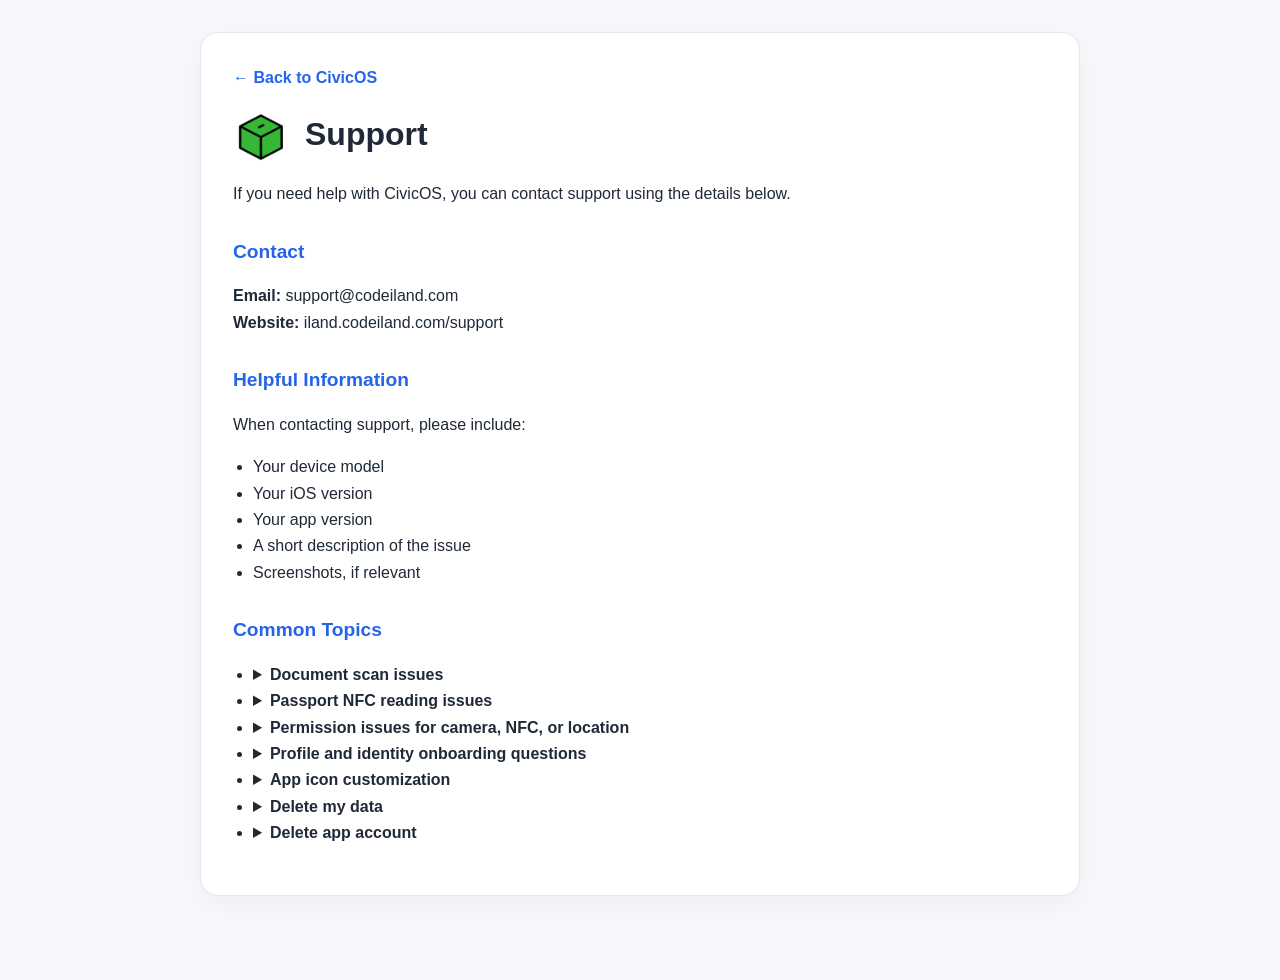
<file: iland-site/support.html>
<!DOCTYPE html>
<html lang="en">
  <head>
    <meta charset="UTF-8" />
    <meta name="viewport" content="width=device-width, initial-scale=1.0" />
    <title>Support - CivicOS</title>
    <link rel="icon" type="image/png" href="assets/favicon.png" />
    <link rel="stylesheet" href="styles.css" />
  </head>
  <body>
    <main class="container">
      <article class="card legal-page">
        <a class="back-link" href="index.html">← Back to CivicOS</a>

        <div class="page-header">
          <img class="page-logo" src="assets/iland-logo.png" alt="CivicOS logo" />
          <div>
            <h1>Support</h1>
          </div>
        </div>

        <p>
          If you need help with CivicOS, you can contact support using the details below.
        </p>

        <h2>Contact</h2>
        <p>
          <strong>Email:</strong> support@codeiland.com<br />
          <strong>Website:</strong> iland.codeiland.com/support
        </p>

        <h2>Helpful Information</h2>
        <p>When contacting support, please include:</p>
        <ul>
          <li>Your device model</li>
          <li>Your iOS version</li>
          <li>Your app version</li>
          <li>A short description of the issue</li>
          <li>Screenshots, if relevant</li>
        </ul>

        <h2>Common Topics</h2>
        <ul>
          <li class="common-issue">
            <details>
              <summary>Document scan issues</summary>
              <div class="issue-details">
                <p>
                  If document scanning does not work, make sure the document is placed on a flat surface with good lighting.
                  Avoid glare, shadows, and cropped edges. If the scan still fails, try cleaning the camera lens and restarting
                  the app.
                </p>
              </div>
            </details>
          </li>
          <li class="common-issue"> 
            <details> 
              <summary>Passport NFC reading issues</summary> 
              <div class="issue-details"> 
                <p> If passport NFC reading does not work, make sure your device supports NFC and that NFC is enabled. Place the passport on a flat surface and hold the phone still against the passport chip area until the reading process is complete. Removing the phone too early or moving it during reading may cause the process to fail. </p> 
              </div> 
            </details> 
          </li> 
          <li class="common-issue">
            <details> 
              <summary>Permission issues for camera, NFC, or location</summary> 
              <div class="issue-details"> 
                <p> Some features require access to your camera, NFC, or location. If a permission was denied by mistake, open your device settings, find the CivicOS app, and enable the required permission. Camera access is needed for document scanning, NFC is needed for reading supported identity documents, and location may be used only when a feature requires it. </p> 
              </div> 
            </details> 
          </li> 
          <li class="common-issue"> 
            <details> 
              <summary>Profile and identity onboarding questions</summary>
              <div class="issue-details"> 
                <p> The identity onboarding flow helps verify that each user is eligible and unique. The process may include document scanning, NFC reading, and face verification depending on the selected document type and device capabilities. Follow the instructions shown in the app. If a step fails, check that your document is supported, your device has the required hardware, and the app permissions are enabled. </p> 
              </div> 
            </details> 
          </li> 
          <li class="common-issue">
            <details>
              <summary>App icon customization</summary>
              <div class="issue-details"> 
                <p> The app may allow you to choose an alternative app icon from the settings page. To change the app icon, open the app and go to Profile → Settings → App Icon, then select your preferred icon. If the icon does not change immediately, restart the app or check whether your device supports alternate app icons. </p> 
              </div> 
            </details>
          </li>
          <li class="common-issue">
            <details>
              <summary>Delete my data</summary>
              <div class="issue-details">
                <p>
                  If you have not completed identity verification in the app, there is no verified personal profile to delete.
                </p>
          
                <p>
                  If you have completed verification and want to delete your data, open the app and go to:
                </p>
          
                <p>
                  <strong>Profile → Settings → Review Information → Delete my data</strong>
                </p>
          
                <p>
                  This in-app deletion flow helps us confirm that the request comes from the verified user.
                  If you cannot access the app, please contact us through the support email on this page and include
                  the email address or account information connected to your app profile.
                </p>
              </div>
            </details>
          </li>
          <li class="common-issue">
            <details>
              <summary>Delete app account</summary>
              <div class="issue-details">
                <p>
                  To delete your app account, open the app and go to:
                </p>
          
                <p>
                  <strong>Profile → Settings → Account → Delete account</strong>
                </p>
          
                <p>
                  Deleting your account will remove your app account and associated account access.
                  If you have completed identity verification, you may also be asked to review or confirm
                  deletion of related profile information before the account is deleted.
                </p>
          
                <p>
                  This in-app flow helps us confirm that the request comes from the account owner.
                  If you cannot access the app, please contact us through the support email on this page.
                </p>
              </div>
            </details>
          </li>
        </ul>
      </article>
    </main>
  </body>
</html>
</file>
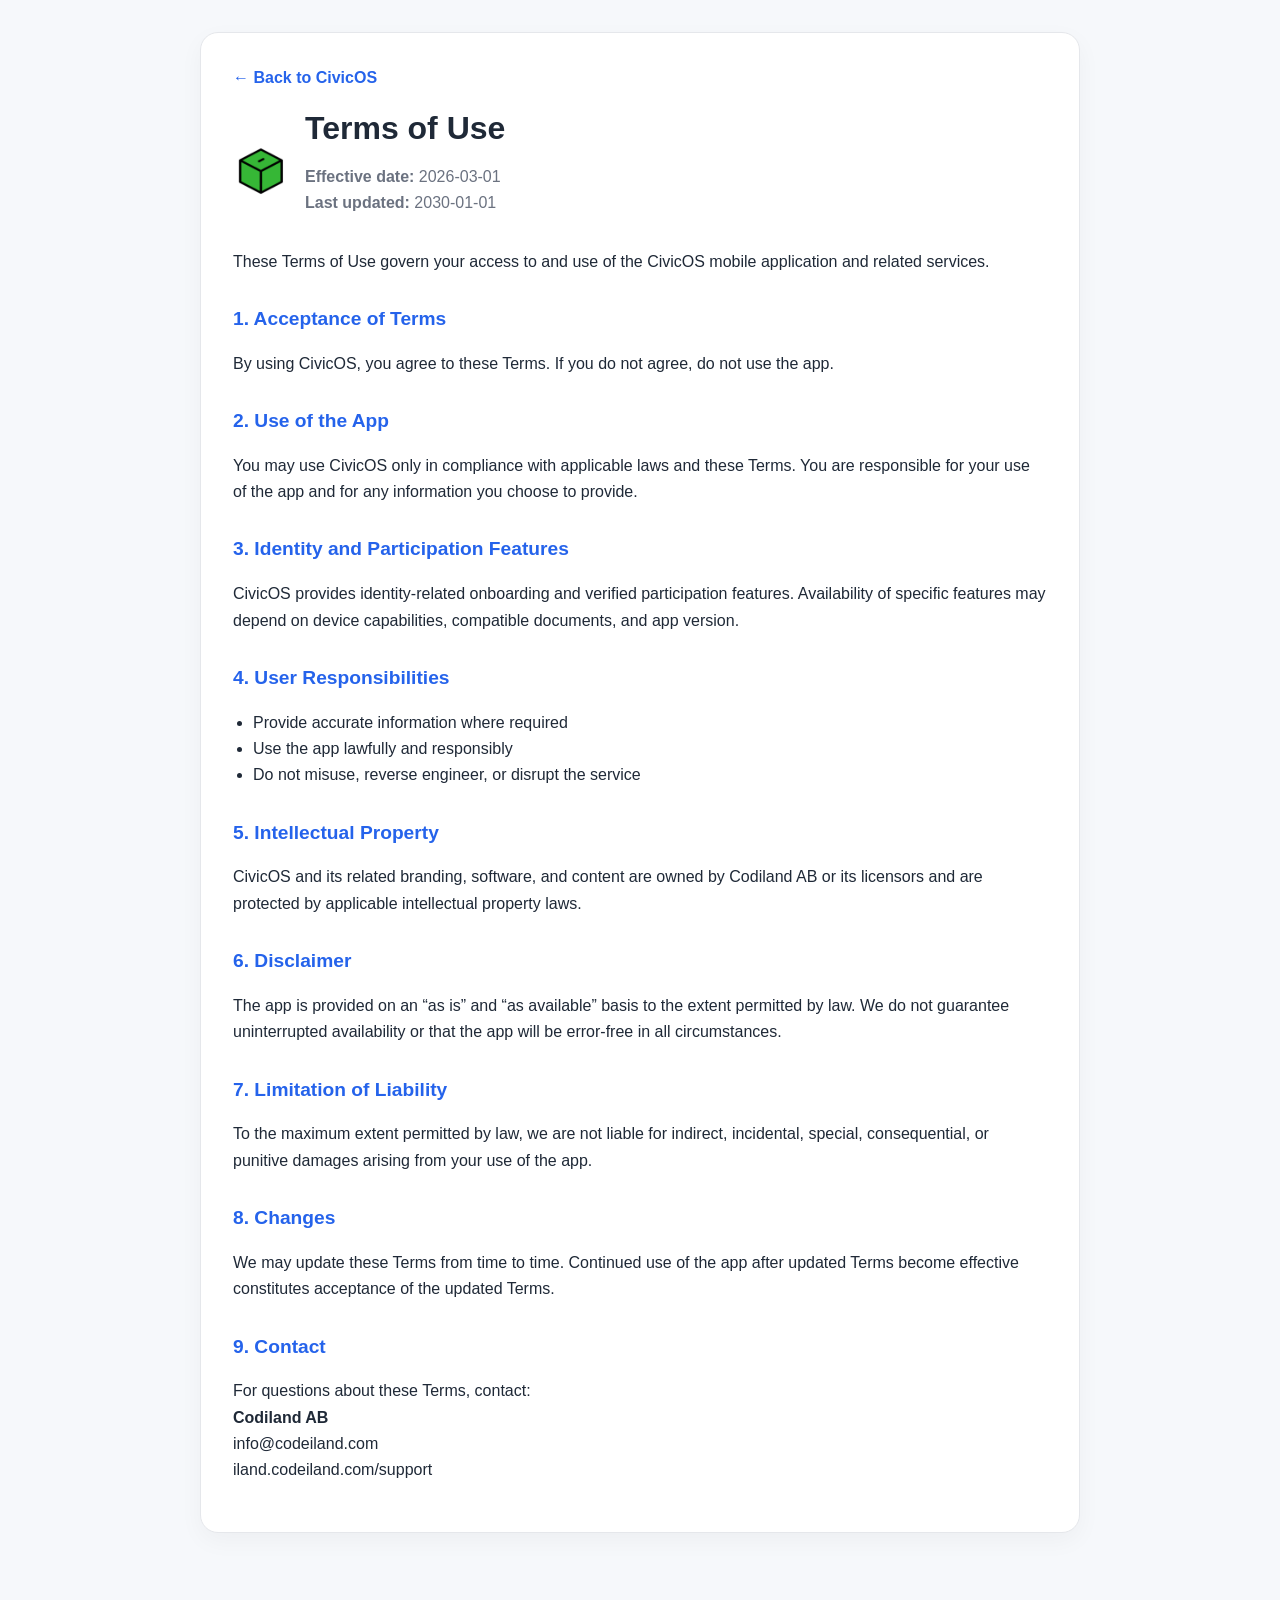
<file: iland-site/terms.html>
<!DOCTYPE html>
<html lang="en">
  <head>
    <meta charset="UTF-8" />
    <meta name="viewport" content="width=device-width, initial-scale=1.0" />
    <title>Terms of Use - CivicOS</title>
    <link rel="icon" type="image/png" href="assets/favicon.png" />
    <link rel="stylesheet" href="styles.css" />
  </head>
  <body>
    <main class="container">
      <article class="card legal-page">
        <a class="back-link" href="index.html">← Back to CivicOS</a>

        <div class="page-header">
          <img class="page-logo" src="assets/iland-logo.png" alt="CivicOS logo" />
          <div>
            <h1>Terms of Use</h1>
            <p class="meta">
            <strong>Effective date:</strong> 2026-03-01<br />
            <strong>Last updated:</strong> 2030-01-01
          </p>
          </div>
        </div>

        <p>
          These Terms of Use govern your access to and use of the CivicOS mobile
          application and related services.
        </p>

        <h2>1. Acceptance of Terms</h2>
        <p>
          By using CivicOS, you agree to these Terms. If you do not agree, do not
          use the app.
        </p>

        <h2>2. Use of the App</h2>
        <p>
          You may use CivicOS only in compliance with applicable laws and these Terms.
          You are responsible for your use of the app and for any information you
          choose to provide.
        </p>

        <h2>3. Identity and Participation Features</h2>
        <p>
          CivicOS provides identity-related onboarding and verified participation features.
          Availability of specific features may depend on device capabilities, compatible
          documents, and app version.
        </p>

        <h2>4. User Responsibilities</h2>
        <ul>
          <li>Provide accurate information where required</li>
          <li>Use the app lawfully and responsibly</li>
          <li>Do not misuse, reverse engineer, or disrupt the service</li>
        </ul>

        <h2>5. Intellectual Property</h2>
        <p>
          CivicOS and its related branding, software, and content are owned by Codiland AB
          or its licensors and are protected by applicable intellectual property laws.
        </p>

        <h2>6. Disclaimer</h2>
        <p>
          The app is provided on an “as is” and “as available” basis to the extent
          permitted by law. We do not guarantee uninterrupted availability or that the
          app will be error-free in all circumstances.
        </p>

        <h2>7. Limitation of Liability</h2>
        <p>
          To the maximum extent permitted by law, we are not liable for indirect,
          incidental, special, consequential, or punitive damages arising from your
          use of the app.
        </p>

        <h2>8. Changes</h2>
        <p>
          We may update these Terms from time to time. Continued use of the app
          after updated Terms become effective constitutes acceptance of the updated Terms.
        </p>

        <h2>9. Contact</h2>
        <p>
          For questions about these Terms, contact:<br />
          <strong>Codiland AB</strong><br />
          info@codeiland.com<br />
          iland.codeiland.com/support
        </p>
      </article>
    </main>
  </body>
</html>
</file>
<file: iland-site/styles.css>
:root {
  --bg: #f6f8fb;
  --card: #ffffff;
  --text: #1f2937;
  --muted: #6b7280;
  --accent: #2563eb;
  --accent-soft: #dbeafe;
  --border: #e5e7eb;
}

* {
  box-sizing: border-box;
}

body {
  margin: 0;
  font-family: -apple-system, BlinkMacSystemFont, "Segoe UI", Roboto, Helvetica, Arial, sans-serif;
  background: var(--bg);
  color: var(--text);
  line-height: 1.65;
}

.site-logo {
  width: 60px;
  height: 60px;
  object-fit: contain;
  margin-bottom: 12px;
}

.container {
  max-width: 920px;
  margin: 0 auto;
  padding: 32px 20px 64px;
}

.card {
  background: var(--card);
  border: 1px solid var(--border);
  border-radius: 18px;
  padding: 32px;
  box-shadow: 0 8px 24px rgba(0, 0, 0, 0.04);
  margin-bottom: 20px;
}

.hero {
  text-align: center;
}

.site-logo {
  width: 92px;
  height: 92px;
  object-fit: contain;
  margin-bottom: 12px;
}

.page-header {
  display: flex;
  align-items: center;
  gap: 16px;
  margin-bottom: 8px;
}

.page-logo {
  width: 56px;
  height: 56px;
  object-fit: contain;
  flex-shrink: 0;
}

h1 {
  margin-top: 0;
  margin-bottom: 12px;
  font-size: 2rem;
  line-height: 1.2;
}

h2 {
  margin-top: 28px;
  margin-bottom: 10px;
  font-size: 1.2rem;
  color: var(--accent);
}

.subtitle,
.meta {
  color: var(--muted);
}

.nav-links {
  display: flex;
  gap: 12px;
  justify-content: center;
  flex-wrap: wrap;
  margin-top: 24px;
}

.button {
  display: inline-block;
  padding: 12px 18px;
  border-radius: 12px;
  background: var(--accent);
  color: #fff;
  text-decoration: none;
  font-weight: 600;
}

.button.secondary {
  background: var(--accent-soft);
  color: var(--accent);
}

.back-link {
  display: inline-block;
  margin-bottom: 18px;
  color: var(--accent);
  text-decoration: none;
  font-weight: 600;
}

.back-link:hover,
.button:hover {
  opacity: 0.92;
}

ul {
  padding-left: 20px;
}

.legal-page h1 {
  margin-bottom: 6px;
}

.common-issue summary {
  cursor: pointer;
  font-weight: 600;
}

.common-issue summary:hover {
  text-decoration: underline;
}

.issue-details {
  margin-top: 8px;
  padding: 12px;
  border-radius: 8px;
  background: #f5f7fb;
  line-height: 1.5;
}

@media (max-width: 640px) {
  .card {
    padding: 24px 18px;
  }

  h1 {
    font-size: 1.7rem;
  }

  .nav-links {
    flex-direction: column;
    align-items: stretch;
  }

  .button {
    text-align: center;
  }

  .page-header {
    align-items: flex-start;
  }

  .site-logo {
    width: 76px;
    height: 76px;
  }

  .page-logo {
    width: 48px;
    height: 48px;
  }
}
</file>
